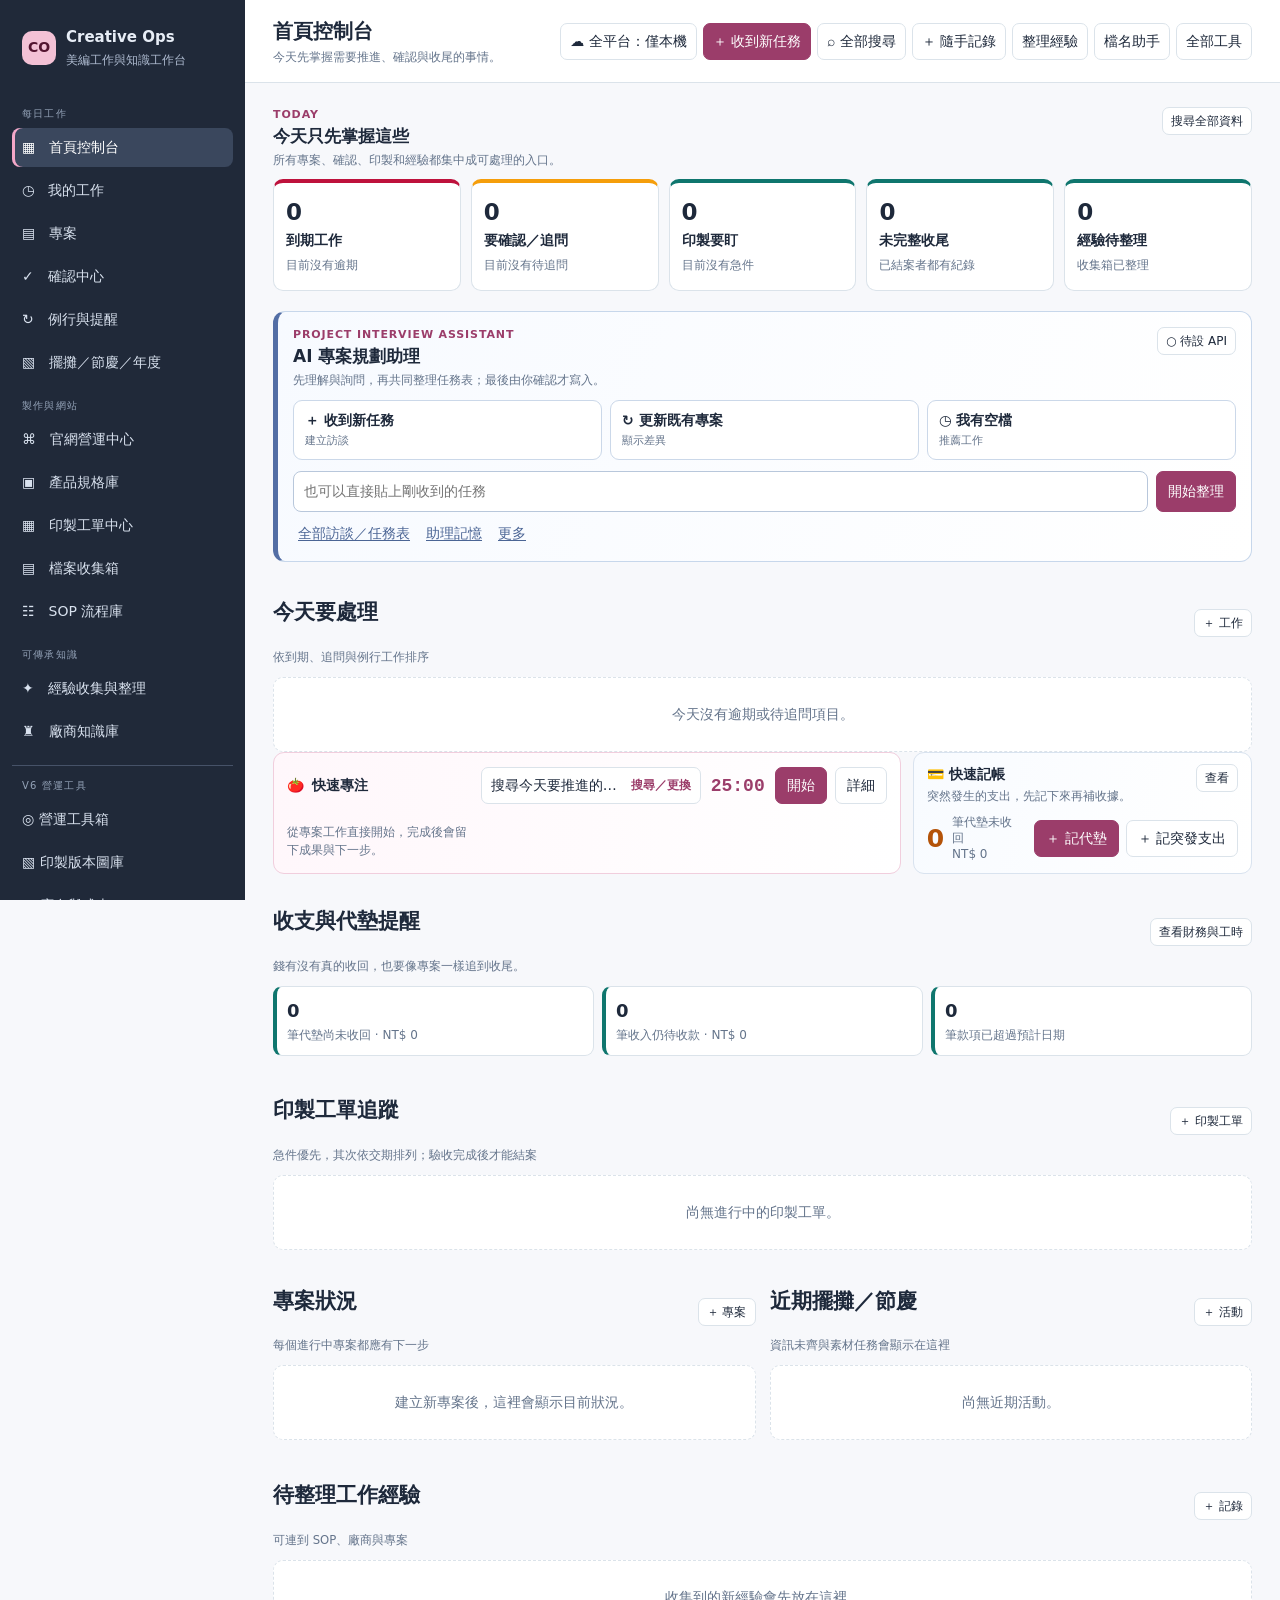
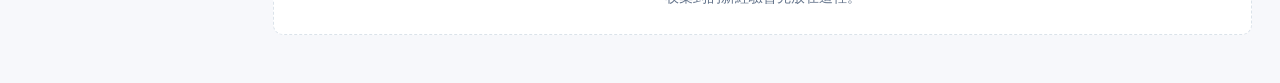
<file: index.html>
<!doctype html>
<html lang="zh-Hant">
<head>
<meta charset="utf-8">
<meta name="viewport" content="width=device-width,initial-scale=1">
<title>美編工作台 V6｜營運整合版</title>
<style>
:root{--ink:#1e293b;--muted:#64748b;--line:#dbe3ea;--paper:#f7f8fb;--panel:#fff;--brand:#9b3d6a;--brand-soft:#fff1f6;--teal:#0f766e;--teal-soft:#ecfdf5;--amber:#b45309;--amber-soft:#fff7ed;--rose:#be123c;--rose-soft:#fff1f2;--blue:#1d4ed8;--blue-soft:#eff6ff;--shadow:0 12px 28px rgba(15,23,42,.08)}
*{box-sizing:border-box}body{margin:0;background:var(--paper);color:var(--ink);font:14px/1.5 "Noto Sans TC","Microsoft JhengHei",system-ui,sans-serif}.shell{min-height:100vh;display:grid;grid-template-columns:245px minmax(0,1fr)}
aside{background:#202939;color:#e7edf6;padding:18px 12px;position:sticky;top:0;height:100vh;overflow:auto}.brand{display:flex;gap:10px;align-items:center;padding:8px 10px 22px}.brand-mark{width:34px;height:34px;display:grid;place-items:center;border-radius:10px;background:#f3c1d5;color:#531530;font-weight:900}.brand strong{display:block;font-size:15px}.brand small{color:#aebbd0}.nav-group{margin:12px 0}.nav-label{font-size:10px;letter-spacing:.12em;color:#94a3b8;padding:0 10px;margin:14px 0 5px}.nav{width:100%;text-align:left;color:#d9e2ef;background:transparent;border:0;border-radius:8px;padding:9px 10px;margin:2px 0;font:inherit;cursor:pointer}.nav:hover,.nav.active{background:#3a475d;color:#fff}.nav.active{box-shadow:inset 3px 0 0 #f4a7c8}.side-actions{border-top:1px solid #465268;margin-top:18px;padding-top:12px}.side-actions button{width:100%;margin:3px 0}
main{min-width:0}.topbar{min-height:72px;padding:16px 28px;display:flex;justify-content:space-between;align-items:center;gap:18px;background:rgba(255,255,255,.92);border-bottom:1px solid var(--line);position:sticky;top:0;z-index:5}.topbar h1{font-size:20px;margin:0}.topbar p{margin:2px 0 0;color:var(--muted);font-size:12px}.top-actions{display:flex;gap:6px;flex-wrap:wrap;justify-content:flex-end}.top-actions .btn{padding:7px 9px}.mobile-nav-toggle,.v6-mobile-more,.v6-mobile-actions-panel{display:none}.content{padding:24px 28px 48px;max-width:1600px;margin:auto}.grid{display:grid;gap:14px}.grid.two{grid-template-columns:repeat(2,minmax(0,1fr))}.grid.three{grid-template-columns:repeat(3,minmax(0,1fr))}.grid.four{grid-template-columns:repeat(4,minmax(0,1fr))}
.card{background:var(--panel);border:1px solid var(--line);border-radius:12px;padding:16px;box-shadow:0 2px 8px rgba(15,23,42,.025)}.card h2,.card h3{margin:0}.card h2{font-size:16px}.card h3{font-size:14px}.section-head{display:flex;align-items:center;gap:10px;justify-content:space-between;margin:22px 0 10px}.section-head:first-child{margin-top:0}.section-head small{color:var(--muted)}.stat{padding:16px;border-radius:12px;border:1px solid var(--line);background:var(--panel)}.stat strong{display:block;font-size:27px;line-height:1.1;margin-bottom:5px}.stat span{font-size:12px;color:var(--muted)}.stat.rose{border-color:#fecdd3;background:var(--rose-soft)}.stat.amber{border-color:#fed7aa;background:var(--amber-soft)}.stat.teal{border-color:#a7f3d0;background:var(--teal-soft)}.stat.blue{border-color:#bfdbfe;background:var(--blue-soft)}
button{font:inherit}.btn{border:1px solid var(--line);background:#fff;color:var(--ink);padding:7px 11px;border-radius:7px;cursor:pointer;white-space:nowrap}.btn:hover{background:#f8fafc}.btn.primary{background:var(--brand);border-color:var(--brand);color:#fff}.btn.primary:hover{background:#7f2853}.btn.ghost{background:transparent}.btn.danger{color:var(--rose);border-color:#fecdd3}.btn.small{padding:4px 8px;font-size:12px}.btn.icon{padding:4px 7px}.row{display:flex;gap:10px;align-items:center;flex-wrap:wrap}.row.between{justify-content:space-between}.list{display:grid;gap:8px}.item{border:1px solid var(--line);border-radius:9px;padding:12px;background:#fff}.item:hover{border-color:#b8c5d5}.clickable{cursor:pointer}.title-line{display:flex;align-items:flex-start;justify-content:space-between;gap:10px}.title-line strong{font-size:14px}.meta{font-size:12px;color:var(--muted);margin-top:4px}.empty{color:var(--muted);text-align:center;padding:26px;border:1px dashed var(--line);border-radius:10px;background:#fff}.tag{display:inline-flex;align-items:center;gap:3px;border-radius:999px;padding:2px 7px;font-size:11px;font-weight:700;background:#eef2f7;color:#475569}.tag.rose{background:#ffe4e6;color:#be123c}.tag.amber{background:#ffedd5;color:#b45309}.tag.teal{background:#d1fae5;color:#047857}.tag.blue{background:#dbeafe;color:#1d4ed8}.tag.brand{background:#fce7f3;color:#9b3d6a}.tag.gray{background:#eef2f7;color:#475569}.tags{display:flex;gap:5px;flex-wrap:wrap;margin-top:7px}.progress{height:6px;border-radius:8px;background:#e8edf3;overflow:hidden;margin-top:8px}.progress i{display:block;height:100%;background:var(--teal)}.attention{border-left:4px solid var(--amber)}.attention.critical{border-left-color:var(--rose)}.attention.ok{border-left-color:var(--teal)}
.table-wrap{overflow:auto;background:#fff;border:1px solid var(--line);border-radius:10px}.table{width:100%;border-collapse:collapse;min-width:680px}.table th{background:#f8fafc;text-align:left;color:#64748b;font-size:11px;letter-spacing:.04em}.table th,.table td{padding:10px 12px;border-bottom:1px solid var(--line);vertical-align:top}.table tr:last-child td{border-bottom:0}.table tr:hover td{background:#fbfdff}.view-tabs{display:flex;gap:7px;flex-wrap:wrap;margin-bottom:14px}.view-tab{background:#fff;border:1px solid var(--line);border-radius:999px;padding:6px 10px;cursor:pointer;font-size:12px}.view-tab.active{background:var(--ink);border-color:var(--ink);color:#fff}.dot{display:inline-block;width:8px;height:8px;border-radius:50%;background:var(--muted);margin-right:4px}.dot.good{background:var(--teal)}.dot.warn{background:#f59e0b}.dot.bad{background:#e11d48}
.modal-backdrop{position:fixed;inset:0;background:rgba(15,23,42,.5);display:none;align-items:center;justify-content:center;padding:20px;z-index:20}.modal-backdrop.open{display:flex}.modal{width:min(760px,100%);max-height:calc(100vh - 40px);overflow:auto;background:#fff;border-radius:14px;box-shadow:var(--shadow);padding:20px}.modal.wide{width:min(1040px,100%)}.modal-head{display:flex;justify-content:space-between;gap:12px;align-items:flex-start;margin-bottom:16px}.modal-head h2{font-size:18px;margin:0}.modal-head p{margin:3px 0 0;color:var(--muted);font-size:12px}.field{margin-bottom:12px}.field label{display:block;color:#475569;font-size:12px;font-weight:700;margin-bottom:5px}.field input,.field textarea,.field select{width:100%;border:1px solid #cbd5e1;border-radius:7px;padding:8px 9px;background:#fff;color:var(--ink);font:inherit}.field textarea{min-height:84px;resize:vertical}.form-grid{display:grid;grid-template-columns:repeat(2,minmax(0,1fr));gap:0 12px}.form-grid .full{grid-column:1/-1}.modal-foot{display:flex;justify-content:flex-end;gap:8px;margin-top:16px;padding-top:14px;border-top:1px solid var(--line)}.checks{display:flex;gap:7px;flex-wrap:wrap}.check{border:1px solid var(--line);border-radius:7px;padding:6px 8px;background:#fff;font-size:12px}.check input{accent-color:var(--brand);margin-right:5px}.html-preview{width:100%;height:350px;border:1px solid var(--line);border-radius:8px;background:#fff}.split{display:grid;grid-template-columns:1fr 1fr;gap:14px}.notice{padding:10px 12px;background:var(--amber-soft);border:1px solid #fed7aa;color:#92400e;border-radius:8px;font-size:12px}.toast{position:fixed;right:20px;bottom:20px;z-index:30;background:#1e293b;color:#fff;border-radius:9px;padding:10px 14px;box-shadow:var(--shadow);transform:translateY(20px);opacity:0;pointer-events:none;transition:.2s}.toast.show,.toast.persist{transform:translateY(0);opacity:1}.hide{display:none!important}
@media(max-width:1000px){.shell{grid-template-columns:1fr}aside{position:sticky;top:0;z-index:15;height:auto;padding:9px 12px;display:flex;gap:8px;align-items:center;flex-wrap:wrap;overflow:visible}.brand{padding:3px 5px}.brand small{display:none}.mobile-nav-toggle{display:inline-flex;margin-left:auto;color:#fff;border-color:#64748b;background:#334155}aside>.nav-group,aside>.side-actions{display:none}aside.mobile-nav-open>.nav-group{display:grid;grid-template-columns:repeat(2,minmax(0,1fr));gap:4px;width:100%;margin:0;padding-top:6px;border-top:1px solid #465268}aside.mobile-nav-open>.side-actions{display:grid;grid-template-columns:repeat(2,minmax(0,1fr));gap:4px;width:100%;margin:0;padding-top:8px}.nav-label{display:block;grid-column:1/-1;margin:6px 0 2px;padding:0 5px}.nav{width:100%;min-width:0;margin:0;padding:8px;text-align:left;white-space:normal}.side-actions button{margin:0}.topbar{position:static;padding:14px 16px}.content{padding:18px 16px}.grid.four{grid-template-columns:repeat(2,minmax(0,1fr))}.grid.three{grid-template-columns:1fr 1fr}}@media(max-width:640px){.topbar{align-items:flex-start;flex-direction:column;gap:10px}.grid.two,.grid.three,.grid.four,.split,.form-grid{grid-template-columns:1fr}.content{padding:14px}.modal{padding:16px}.top-actions{width:100%;display:grid;grid-template-columns:minmax(0,1fr) auto auto;gap:6px;align-items:stretch}.top-actions>.btn{min-width:0}.top-actions>.btn:not(#v6CloudButton):not(#v6IntakeTop):not(#v6MobileMore){display:none}#v6CloudButton{overflow:hidden;text-overflow:ellipsis;font-size:0}#v6CloudButton::after{content:attr(data-mobile-label);font-size:12px}#v6IntakeTop,#v6MobileMore{padding-left:8px;padding-right:8px}.v6-mobile-more{display:block}.v6-mobile-actions-panel{grid-column:1/-1}.v6-mobile-actions-panel.open{display:grid;grid-template-columns:repeat(2,minmax(0,1fr));gap:6px;padding-top:2px}.v6-mobile-actions-panel .btn{width:100%;white-space:normal}.stat strong{font-size:24px}}@media(max-width:380px){aside.mobile-nav-open>.nav-group,aside.mobile-nav-open>.side-actions,.v6-mobile-actions-panel.open{grid-template-columns:1fr}}
</style>
<link rel="stylesheet" href="creative-ops-v6.css">
</head>
<body>
<div class="shell">
<aside id="mainNav">
  <div class="brand"><div class="brand-mark">CO</div><div><strong>Creative Ops</strong><small>美編工作與知識工作台</small></div></div>
  <button class="btn mobile-home-button" id="mobileHomeButton" onclick="app.goHome()">⌂ 首頁</button>
  <button class="btn mobile-nav-toggle" id="mobileNavToggle" onclick="app.toggleMobileNav()" aria-expanded="false" aria-controls="mainNav">☰ 功能選單</button>
  <div class="nav-group"><div class="nav-label">每日工作</div><button class="nav active" data-view="dashboard">▦　首頁控制台</button><button class="nav" data-view="tasks">◷　我的工作</button><button class="nav" data-view="work">▤　專案</button><button class="nav" data-view="confirmations">✓　確認中心</button><button class="nav" onclick="app.openRoutines()">↻　例行與提醒</button><button class="nav" data-view="events">▧　擺攤／節慶／年度</button></div>
  <div class="nav-group"><div class="nav-label">製作與網站</div><button class="nav" data-view="websites">⌘　官網營運中心</button><button class="nav" onclick="productApp.open()">▣　產品規格庫</button><button class="nav" onclick="printApp.open()">▦　印製工單中心</button><button class="nav" data-view="files">▤　檔案收集箱</button><button class="nav" data-view="sops">☷　SOP 流程庫</button></div>
  <div class="nav-group"><div class="nav-label">可傳承知識</div><button class="nav" data-view="knowledge">✦　經驗收集與整理</button><button class="nav" data-view="vendors">♜　廠商知識庫</button></div>
  <div class="side-actions"><button class="btn" onclick="eventSeedApp.createReminders()">↻ 建立近期活動提醒</button><button class="btn" onclick="app.exportData()">↓ 匯出備份</button><button class="btn" onclick="app.openImport()">↑ 匯入資料</button></div>
</aside>
<main>
  <header class="topbar"><div><h1 id="pageTitle">首頁控制台</h1><p id="pageSub">今天先掌握需要推進、確認與收尾的事情。</p></div><div class="top-actions"><button class="btn" id="topCapture" onclick="app.openCapture()">＋ 隨手記錄</button></div></header>
  <section class="content" id="content"></section>
</main>
</div>
<div class="modal-backdrop" id="modalBackdrop"><div class="modal" id="modal"></div></div><div class="toast" id="toast"></div>
<script src="creative-ops-data.js"></script>
<script src="creative-ops-print-seed.js"></script>
<script>
const app=(()=>{
const KEY='creative_ops_v6_data';
const LEGACY_KEYS=['creative_ops_v2_data'];
const SEED=window.CREATIVE_OPS_SEED||{events:[],products:[]};
const today=()=>new Date(Date.now()+8*3600000).toISOString().slice(0,10);
const id=p=>`${p}_${Date.now().toString(36)}${Math.random().toString(36).slice(2,6)}`;
const esc=s=>String(s??'').replace(/[&<>"']/g,c=>({'&':'&amp;','<':'&lt;','>':'&gt;','"':'&quot;',"'":'&#39;'}[c]));
const dateAdd=(date,n)=>{const d=new Date(`${date}T12:00:00`);d.setDate(d.getDate()+n);return d.toISOString().slice(0,10)};
const monthAdd=(date,n)=>{const [y,m,d]=String(date).split('-').map(Number),first=new Date(Date.UTC(y,m-1+n,1)),last=new Date(Date.UTC(first.getUTCFullYear(),first.getUTCMonth()+1,0)).getUTCDate();first.setUTCDate(Math.min(d,last));return first.toISOString().slice(0,10)};
const days=d=>d?Math.round((new Date(`${d}T12:00:00`)-new Date(`${today()}T12:00:00`))/86400000):null;
const fmt=d=>d?`${d.slice(5,7)}/${d.slice(8,10)}`:'未設定';
const defaults=()=>({version:2,updatedAt:new Date().toISOString(),settings:{workspaceName:'Creative Ops',assistantConfig:{autoApplySafe:false,proactiveDaily:true}},projects:[],tasks:[],confirmations:[],routines:[],events:SEED.events.map(x=>({...x})),products:SEED.products.map(x=>({...x})),printRecords:[],printItems:[],printWorkOrders:[],printInspections:[],websites:[{id:'site_a',name:'官網 A',url:'',platform:'可編輯 HTML 區塊',status:'active',note:'長期營運網站，請填入後台與預覽資訊。'},{id:'site_b',name:'官網 B',url:'',platform:'可編輯 HTML 區塊',status:'active',note:'長期營運網站，請填入後台與預覽資訊。'}],websiteChanges:[],vendors:[],knowledge:[],sops:[],files:[],financeRecords:[],attendanceRecords:[],focusSessions:[],assistantMemory:[],assistantRuns:[],assistantSuggestions:[],assistantPlanningSessions:[],deletedSeeds:[],activity:[]});
let db=load(),view='dashboard',lastSaveError='',lastSaveFailureAt=0,modalBusyReason='',modalOperationId=0;
function load(){try{let raw=localStorage.getItem(KEY);if(!raw){for(const oldKey of LEGACY_KEYS){const legacy=localStorage.getItem(oldKey);if(legacy){raw=legacy;localStorage.setItem(KEY,legacy);break}}}const x=JSON.parse(raw);if(x){const d=defaults();Object.keys(d).forEach(k=>x[k]??=d[k]);const gone=new Set(x.deletedSeeds||[]);SEED.events.forEach(e=>{if(gone.has(e.id)||gone.has(e.sourceKey))return;if(!x.events.some(y=>y.sourceKey===e.sourceKey||(y.name===e.name&&y.startDate===e.startDate)))x.events.push({...e})});SEED.products.forEach(p=>{if(gone.has(p.id))return;if(!x.products.some(y=>y.id===p.id))x.products.push({...p})});return x}}catch(e){}return defaults()}
function showToastRaw(msg,duration=2200){const el=document.getElementById('toast'),persistent=duration>=6000;el.textContent=msg;el.classList.add('show');el.classList.toggle('persist',persistent);clearTimeout(toast.t);toast.t=setTimeout(()=>el.classList.remove('show','persist'),duration)}
function save(action='更新資料'){try{if(window.v6BeforeSave)window.v6BeforeSave(db,action);db.updatedAt=new Date().toISOString();db.activity.unshift({id:id('log'),at:new Date().toISOString(),action,updatedAt:new Date().toISOString()});db.activity=db.activity.slice(0,300);localStorage.setItem(KEY,JSON.stringify(db));lastSaveError='';lastSaveFailureAt=0;render();if(window.v6Cloud)window.v6Cloud.scheduleSync(action);return true}catch(e){db=load();lastSaveError='資料未儲存：瀏覽器空間不足或無法寫入。請先匯出 JSON 備份並清理舊快照，再重試。';lastSaveFailureAt=Date.now();render();showToastRaw(lastSaveError,9000);return false}}
function toast(msg,duration=2200){if(lastSaveError&&Date.now()-lastSaveFailureAt<2500&&msg!==lastSaveError){msg=lastSaveError;duration=9000}showToastRaw(msg,duration)}
function project(pid){return db.projects.find(x=>x.id===pid)}function vendor(vid){return db.vendors.find(x=>x.id===vid)}function site(sid){return db.websites.find(x=>x.id===sid)}function sop(sid){return db.sops.find(x=>x.id===sid)}
function tag(text,kind='gray'){return `<span class="tag ${kind}">${esc(text)}</span>`}function statusTag(s){const map={intake:['收件匣','gray'],planning:['初步企劃','brand'],detail:['細化中','amber'],active:['執行中','teal'],waiting:['等待中','amber'],closed:['已結案','gray'],pending:['待確認','amber'],asked:['等回覆','rose'],confirmed:['已確認','teal'],changed:['有變更','brand'],inbox:['待整理','amber'],sorted:['已整理','teal'],draft:['草稿','gray'],standard:['正式 SOP','teal'],verified:['已驗證','blue'],published:['已發布','teal'],review:['待預覽','amber'],blocked:['卡住','rose']};const m=map[s]||[s,'gray'];return tag(m[0],m[1])}
function stageOrder(x){return ['intake','planning','detail','active','waiting','closed'].indexOf(x)}
let modalInitialState=null,modalViewId=0,modalTransitionActive=false,modalCallbackTimers=new Set();
function modalFormState(){const box=document.getElementById('modal');if(!box)return'';return JSON.stringify([...box.querySelectorAll('input,textarea,select')].filter(el=>!el.hasAttribute('data-modal-ephemeral')).map((el,index)=>({key:el.id||el.name||index,type:el.type||el.tagName,value:el.type==='file'?[...el.files].map(f=>`${f.name}:${f.size}:${f.lastModified}`).join('|'):el.value,checked:'checked'in el?el.checked:null})))}
function modalHasUnsavedChanges(){return document.getElementById('modalBackdrop').classList.contains('open')&&modalInitialState!==null&&modalFormState()!==modalInitialState}
function setModalBusy(reason=''){const box=document.getElementById('modal'),busy=Boolean(reason);modalBusyReason=busy?String(reason):'';if(busy)modalOperationId++;if(box){box.setAttribute('aria-busy',String(busy));box.querySelectorAll('button,input,textarea,select').forEach(el=>{if(busy){if(!el.hasAttribute('data-modal-was-disabled'))el.setAttribute('data-modal-was-disabled',el.disabled?'1':'0');el.disabled=true}else if(el.hasAttribute('data-modal-was-disabled')){el.disabled=el.getAttribute('data-modal-was-disabled')==='1';el.removeAttribute('data-modal-was-disabled')}})}return modalOperationId}
function clearModalCallbacks(){modalCallbackTimers.forEach(timer=>clearTimeout(timer));modalCallbackTimers.clear()}
function scheduleModalCallback(callback,delay=0){const viewId=modalViewId,timer=setTimeout(()=>{modalCallbackTimers.delete(timer);if(viewId!==modalViewId||!document.getElementById('modalBackdrop').classList.contains('open'))return;callback()},delay);modalCallbackTimers.add(timer);return timer}
function mountModal(title,sub,body,wide=false){if(modalBusyReason){toast(modalBusyReason,6500);return false}clearModalCallbacks();modalViewId++;modalInitialState=null;document.getElementById('modal').className=`modal${wide?' wide':''}`;document.getElementById('modal').innerHTML=`<div class="modal-head"><div><h2>${title}</h2><p>${sub||''}</p></div><button class="btn icon" onclick="app.requestCloseModal()">✕</button></div>${body}`;document.getElementById('modalBackdrop').classList.add('open');scheduleModalCallback(()=>{modalInitialState=modalFormState()},0);return true}
function modal(title,sub,body,wide=false){const open=document.getElementById('modalBackdrop').classList.contains('open');if(open&&!modalTransitionActive)return requestModalTransition(()=>mountModal(title,sub,body,wide));return mountModal(title,sub,body,wide)}
function closeModal(force=false){if(modalBusyReason&&!force){toast(modalBusyReason,6500);return false}if(lastSaveError&&Date.now()-lastSaveFailureAt<2500){showToastRaw(lastSaveError,9000);return false}clearModalCallbacks();modalViewId++;document.getElementById('modalBackdrop').classList.remove('open');modalInitialState=null;return true}
function requestModalTransition(nextAction=null,options={}){if(modalBusyReason){toast(modalBusyReason,6500);return false}const message=options.message||'這張表單有尚未儲存的內容。\n按「確定」放棄變更；按「取消」繼續編輯。';if(modalHasUnsavedChanges()&&!confirm(message))return false;if(typeof nextAction!=='function')return closeModal();clearModalCallbacks();modalTransitionActive=true;try{return nextAction()!==false}finally{modalTransitionActive=false}}
function requestCloseModal(){return requestModalTransition()}
function lastSaveFailed(){if(!lastSaveError)return false;if(Date.now()-lastSaveFailureAt<2500)return true;try{const raw=localStorage.getItem(KEY);localStorage.setItem(KEY,raw||JSON.stringify(db));lastSaveError='';lastSaveFailureAt=0;return false}catch(e){return true}}
function isModalBusy(){return Boolean(modalBusyReason)}
function isModalInstance(operationId){return Boolean(modalBusyReason)&&Number(operationId)===modalOperationId&&document.getElementById('modalBackdrop').classList.contains('open')}
function toggleMobileNav(force){const aside=document.getElementById('mainNav'),button=document.getElementById('mobileNavToggle');if(!aside||!button)return;const open=typeof force==='boolean'?force:!aside.classList.contains('mobile-nav-open');aside.classList.toggle('mobile-nav-open',open);button.setAttribute('aria-expanded',String(open));button.textContent=open?'✕ 收起選單':'☰ 功能選單'}
function goHome(){const home=document.querySelector('.nav[data-view="dashboard"]');if(home)home.click()}
const backdropEl=document.getElementById('modalBackdrop');let backdropDown=false;backdropEl.addEventListener('mousedown',e=>{backdropDown=(e.target===backdropEl)});backdropEl.addEventListener('mouseup',e=>{if(backdropDown&&e.target===backdropEl)requestModalTransition();backdropDown=false});document.addEventListener('click',e=>{const button=e.target.closest('#modal [onclick="app.closeModal()"]');if(!button)return;e.preventDefault();e.stopImmediatePropagation();requestModalTransition()},true);document.addEventListener('keydown',e=>{if(e.key!=='Escape')return;const lightbox=document.getElementById('v6Lightbox');if(lightbox&&lightbox.classList.contains('open')){e.preventDefault();e.stopImmediatePropagation();if(window.v6App&&v6App.closeLightbox)v6App.closeLightbox();return}if(backdropEl.classList.contains('open')){e.preventDefault();requestModalTransition()}});window.addEventListener('beforeunload',e=>{if(!modalHasUnsavedChanges())return;e.preventDefault();e.returnValue=''})
function openView(next){view=next;render();toggleMobileNav(false)}
document.querySelectorAll('.nav[data-view]').forEach(b=>b.onclick=()=>openView(b.dataset.view));document.getElementById('mainNav').addEventListener('click',e=>{if(window.innerWidth<=1000&&e.target.closest('.nav')&&!e.target.closest('.nav[data-view]'))setTimeout(()=>toggleMobileNav(false),0)});
function nav(){document.querySelectorAll('.nav').forEach(x=>x.classList.toggle('active',x.dataset.view===view));const meta={dashboard:['首頁控制台','今天先掌握需要推進、確認與收尾的事情。'],tasks:['我的工作','今天、本週、未排期與等待中的工作都集中在這裡。'],work:['專案','新任務先分級，再逐步形成可執行的專案。'],confirmations:['確認中心','所有等待回覆與需要追問的事項集中管理。'],events:['擺攤／節慶／年度','活動資訊、素材規格與倒數任務都由資料管理。'],websites:['官網營運中心','網站是持續營運主線；每次改版則是可追蹤的變更專案。'],files:['檔案收集箱','先收好、再分類，留住原檔、輸出檔與最終版本。'],sops:['SOP 流程庫','只收納可重複使用的正式流程，原始經驗保留來源。'],knowledge:['經驗收集與整理','把踩雷、注意事項、決策與發現整理成可連結的知識。'],vendors:['廠商知識庫','找得到誰能做、多久能做、急件找誰與曾經踩過的坑。']};document.getElementById('pageTitle').textContent=meta[view][0];document.getElementById('pageSub').textContent=meta[view][1]}
function relatedKnowledge({projectId='',vendorIds=[],sopId=''}){const ids=new Set(vendorIds);return db.knowledge.filter(k=>k.status!=='archived'&&((projectId&&k.links?.projectIds?.includes(projectId))||(sopId&&k.links?.sopIds?.includes(sopId))||(k.links?.vendorIds||[]).some(x=>ids.has(x)))).sort((a,b)=>(b.priority||0)-(a.priority||0))}
function projectTasks(pid){return db.tasks.filter(t=>t.projectId===pid)}function openTasks(){return db.tasks.filter(t=>t.status!=='done')}
function moreRow(count,action){return count>0?`<div class="list-more">另有 ${count} 件 <button class="btn small" onclick="${action}">查看全部</button></div>`:''}
function workflowCurrentTask(t){const p=project(t.projectId);return Boolean(t.status!=='done'&&t.workflowGenerated&&p?.workflow?.activeRecord?.collection==='tasks'&&p.workflow.activeRecord.id===t.id)}
function dashboard(){const taskDue=openTasks().filter(t=>(t.dueDate&&days(t.dueDate)<=0)||workflowCurrentTask(t));const conf=db.confirmations.filter(c=>!['confirmed','cancelled'].includes(c.status));const follow=conf.filter(c=>c.nextFollowup&&days(c.nextFollowup)<=0);const routines=db.routines.filter(r=>r.active&&r.nextDate&&days(r.nextDate)<=0);const printActive=(db.printWorkOrders||[]).filter(w=>w.status!=='closed');const printFocus=printActive.sort((a,b)=>(a.kind==='urgent'?-1:1)-(b.kind==='urgent'?-1:1)||String(a.dueDate||'9999').localeCompare(String(b.dueDate||'9999'))).slice(0,6);const allItems=[...taskDue.map(x=>({type:'task',x,score:x.dueDate?days(x.dueDate):0})),...follow.map(x=>({type:'confirmation',x,score:days(x.nextFollowup)})),...routines.map(x=>({type:'routine',x,score:days(x.nextDate)}))].sort((a,b)=>a.score-b.score);const items=allItems.slice(0,9);const allProjects=db.projects.filter(p=>p.stage!=='closed').sort((a,b)=>stageOrder(a.stage)-stageOrder(b.stage));const shownProjects=allProjects.slice(0,6);const allEvents=db.events.filter(e=>(e.endDate||e.startDate)>=today()).sort((a,b)=>a.startDate.localeCompare(b.startDate));const shownEvents=allEvents.slice(0,5);const allKnowledge=db.knowledge.filter(k=>k.status==='inbox');const shownKnowledge=allKnowledge.slice(0,5);
return `<section id="dashboardTodayTasks"><div class="section-head"><div><h2>今天要處理</h2><small>依到期、追問與例行工作排序</small></div><button class="btn small" onclick="app.openTask()">＋ 工作</button></div><div class="list">${items.length?items.map(i=>attentionRow(i)).join(''):'<div class="empty">今天沒有逾期或待追問項目。</div>'}${moreRow(allItems.length-items.length,"app.openView('tasks')")}</div></section>
<div class="section-head"><div><h2>印製工單追蹤</h2><small>急件優先，其次依交期排列；驗收完成後才能結案</small></div><button class="btn small" onclick="printApp.openOrder()">＋ 印製工單</button></div><div class="list" style="margin-bottom:18px">${printFocus.length?printFocus.map(w=>`<div class="item clickable ${w.kind==='urgent'?'attention critical':''}" onclick="printApp.openOrder('${w.id}')"><div class="title-line"><div><strong>${esc(w.title||'未命名工單')}</strong><div class="tags">${tag(w.kind==='urgent'?'急件':'日常',w.kind==='urgent'?'rose':'teal')}${tag({intake:'需求待整理',spec:'規格確認',quote:'詢價／發包',proof:'校稿確認',ordered:'已送印',printing:'印製中',inspection:'等待驗收',blocked:'卡住'}[w.status]||w.status||'需求待整理','gray')}</div><div class="meta">${esc([w.vendor,w.dueDate?'交期 '+w.dueDate:''].filter(Boolean).join(' · '))}</div></div><span>›</span></div></div>`).join(''):'<div class="empty">尚無進行中的印製工單。</div>'}</div>
<div class="grid two"><div><div class="section-head"><div><h2>專案狀況</h2><small>每個進行中專案都應有下一步</small></div><button class="btn small" onclick="app.openProject()">＋ 專案</button></div><div class="list">${shownProjects.map(projectRow).join('')||'<div class="empty">建立新專案後，這裡會顯示目前狀況。</div>'}${moreRow(allProjects.length-shownProjects.length,"app.openView('work')")}</div></div><div><div class="section-head"><div><h2>近期擺攤／節慶</h2><small>資訊未齊與素材任務會顯示在這裡</small></div><button class="btn small" onclick="app.openEvent()">＋ 活動</button></div><div class="list">${shownEvents.map(eventRow).join('')||'<div class="empty">尚無近期活動。</div>'}${moreRow(allEvents.length-shownEvents.length,"app.openView('events')")}</div></div></div>
<div class="section-head"><div><h2>待整理工作經驗</h2><small>可連到 SOP、廠商與專案</small></div><button class="btn small" onclick="app.openKnowledge()">＋ 記錄</button></div><div class="list">${shownKnowledge.map(knowledgeRow).join('')||'<div class="empty">收集到的新經驗會先放在這裡。</div>'}${moreRow(allKnowledge.length-shownKnowledge.length,"app.openView('knowledge')")}</div>`}
function attentionRow(i){let name='',sub='',action='';if(i.type==='task'){name=i.x.name;sub=`${project(i.x.projectId)?.name||'未連結專案'} · ${i.x.dueDate?fmt(i.x.dueDate):'未設定日期'}`;action=`<button class="btn small" onclick="app.toggleTask('${i.x.id}')">完成</button>`}if(i.type==='confirmation'){name=`確認：${i.x.question}`;sub=`等 ${i.x.person||'未指定'} · ${project(i.x.projectId)?.name||'未連結專案'}`;action=`<button class="btn small" onclick="app.openConfirmation('${i.x.id}')">處理</button>`}if(i.type==='routine'){name=`例行：${i.x.name}`;sub=`本次應於 ${fmt(i.x.nextDate)} 執行`;action=`<button class="btn small" onclick="app.completeRoutine('${i.x.id}')">完成</button>`}const critical=i.score<0?'critical':i.score===0?'attention':'';return `<div class="item attention ${critical}"><div class="title-line"><div><strong>${esc(name)}</strong><div class="meta">${esc(sub)}</div></div>${action}</div></div>`}
function projectRow(p){const tasks=projectTasks(p.id),workflow=p.workflow&&Array.isArray(p.workflow.steps)?p.workflow:null,done=workflow?(workflow.history||[]).length:tasks.filter(t=>t.status==='done').length,total=workflow?workflow.steps.length:tasks.length,next=p.nextAction||tasks.find(t=>t.status!=='done')?.name||'尚未設定下一步';return `<div class="item clickable" onclick="app.openProject('${p.id}')"><div class="title-line"><div><strong>${esc(p.name)}</strong><div class="tags">${statusTag(p.stage)}${p.dueDate?tag(`截止 ${fmt(p.dueDate)}`,days(p.dueDate)<=3?'rose':'gray'):''}${workflow?tag(`流程 ${done}/${total}`,'brand'):''}</div><div class="meta">下一步：${esc(next)}</div></div><span>›</span></div>${total?`<div class="progress"><i style="width:${Math.round(done/total*100)}%"></i></div>`:''}</div>`}
function eventRow(e){const missing=[];if(!e.place)missing.push('地點');if(!e.startDate)missing.push('日期');const tasks=db.tasks.filter(t=>t.eventId===e.id&&t.status!=='done');return `<div class="item clickable" onclick="app.openEvent('${e.id}')"><div class="title-line"><div><strong>${esc(e.name)}</strong><div class="tags">${tag(e.type==='booth'?'擺攤':e.type==='festival'?'節慶':'年度計畫','brand')}${missing.length?tag(`缺 ${missing.join('、')}`,'rose'):tag(`${tasks.length} 項未完成`,'teal')}</div><div class="meta">${fmt(e.startDate)}${e.endDate&&e.endDate!==e.startDate?' – '+fmt(e.endDate):''}${e.place?' · '+esc(e.place):''}</div></div><span>›</span></div></div>`}
function knowledgeRow(k){return `<div class="item clickable" onclick="app.openKnowledge('${k.id}')"><strong>${esc(k.title||k.text.slice(0,32))}</strong><div class="meta">${esc(k.text.slice(0,70))}</div><div class="tags">${statusTag(k.status)}${(k.tags||[]).slice(0,3).map(x=>tag('#'+x,'brand')).join('')}</div></div>`}
const taskViewState={filter:'today',query:''};
function taskIsWaiting(t){return t.status!=='done'&&(t.phase==='review'||Boolean(t.projectId&&db.confirmations.some(c=>c.projectId===t.projectId&&!['confirmed','cancelled'].includes(c.status))))}
function taskInView(t,filter){if(filter==='done')return t.status==='done';if(t.status==='done')return false;if(filter==='today')return Boolean((t.dueDate&&days(t.dueDate)<=0)||workflowCurrentTask(t));if(filter==='week')return Boolean(t.dueDate&&days(t.dueDate)>0&&days(t.dueDate)<=7);if(filter==='unscheduled')return !t.dueDate&&!workflowCurrentTask(t);if(filter==='waiting')return taskIsWaiting(t);return true}
function taskDueLabel(t){if(t.status==='done')return t.completedAt?`完成於 ${fmt(t.completedAt.slice(0,10))}`:'已完成';if(workflowCurrentTask(t)&&!t.dueDate)return'目前這一步';if(!t.dueDate)return'未排期';const diff=days(t.dueDate);if(diff<0)return`⚠ 已逾期 ${Math.abs(diff)} 天`;if(diff===0)return'今天到期';return`${fmt(t.dueDate)} 到期`}
function taskListRow(t){const p=project(t.projectId),waiting=taskIsWaiting(t),overdue=t.status!=='done'&&t.dueDate&&days(t.dueDate)<0;return `<div class="item clickable ${overdue?'attention critical':''}" onclick="app.openTask('','${t.id}')"><div class="title-line"><div><strong>${esc(t.name)}</strong><div class="meta">${esc(p?.name||'未連結專案')} · ${esc(taskDueLabel(t))}</div><div class="tags">${tag(t.status==='done'?'已完成':waiting?'等別人':'未完成',t.status==='done'?'teal':waiting?'amber':'blue')}${tag({make:'製作',review:'確認',publish:'發布／交付',closeout:'收尾／留存'}[t.phase]||t.phase||'製作','gray')}</div></div><span>›</span></div></div>`}
function tasksView(){const filters=[['today','今天'],['week','本週'],['unscheduled','未排期'],['waiting','等別人'],['done','已完成']],q=taskViewState.query.toLowerCase();let rows=db.tasks.filter(t=>taskInView(t,taskViewState.filter));if(q)rows=rows.filter(t=>(t.name+' '+(project(t.projectId)?.name||'')).toLowerCase().includes(q));rows.sort((a,b)=>taskViewState.filter==='done'?String(b.completedAt||b.updatedAt||b.createdAt||'').localeCompare(String(a.completedAt||a.updatedAt||a.createdAt||'')):String(a.dueDate||'9999').localeCompare(String(b.dueDate||'9999')));return `<div class="section-head"><div><h2>我的工作</h2><small>不用先記得屬於哪個專案，也能直接找到下一件事。</small></div><button class="btn primary" onclick="app.openTask()">＋ 新增工作</button></div><div class="task-list-toolbar"><div class="view-tabs">${filters.map(([key,label])=>`<button class="view-tab ${taskViewState.filter===key?'active':''}" onclick="app.setTaskFilter('${key}')">${label} ${db.tasks.filter(t=>taskInView(t,key)).length}</button>`).join('')}</div><input class="v6-search" id="taskSearch" value="${esc(taskViewState.query)}" placeholder="搜尋工作或專案名稱" oninput="app.setTaskSearch(this.value)"></div><div class="list">${rows.map(taskListRow).join('')||`<div class="empty">這個分類目前沒有工作。<div style="margin-top:10px"><button class="btn primary" onclick="app.openTask()">＋ 新增工作</button></div></div>`}</div>`}
function setTaskFilter(filter){taskViewState.filter=filter;render()}
function setTaskSearch(query){taskViewState.query=query;render();requestAnimationFrame(()=>{const input=document.getElementById('taskSearch');if(input){input.focus();input.setSelectionRange(input.value.length,input.value.length)}})}
function work(){const stages=['intake','planning','detail','active','waiting','closed'];return `<div class="section-head"><div><h2>從收件到收尾的工作流程</h2><small>構想可以先留在收件匣；確認方向後再進入細化。</small></div><div class="row"><button class="btn" onclick="app.openCapture()">＋ 收件</button><button class="btn primary" onclick="app.openProject()">＋ 專案</button></div></div><div class="view-tabs">${stages.map(s=>`<button class="view-tab ${work.filter===s?'active':''}" onclick="app.setWorkFilter('${s}')">${statusTag(s)} ${db.projects.filter(p=>p.stage===s).length}</button>`).join('')}<button class="view-tab ${work.filter==='all'?'active':''}" onclick="app.setWorkFilter('all')">全部</button></div><div class="list">${db.projects.filter(p=>work.filter==='all'||p.stage===work.filter).sort((a,b)=>a.dueDate?.localeCompare(b.dueDate||'9999')||0).map(projectRow).join('')||'<div class="empty">這個階段尚無專案。</div>'}</div>`}work.filter='all';
function confirmations(){const list=[...db.confirmations].sort((a,b)=>({asked:0,pending:1,changed:2,confirmed:3}[a.status]??9)-({asked:0,pending:1,changed:2,confirmed:3}[b.status]??9));return `<div class="section-head"><div><h2>確認中心</h2><small>每件確認都知道：問什麼、問誰、卡住什麼、何時要追問。</small></div><button class="btn primary" onclick="app.openConfirmation()">＋ 新確認</button></div><div class="table-wrap"><table class="table"><thead><tr><th>確認事項</th><th>對象／專案</th><th>狀態與追問</th><th>操作</th></tr></thead><tbody>${list.map(c=>`<tr><td><strong>${esc(c.question)}</strong><div class="meta">${esc(c.result||'尚未記錄結果')}</div></td><td>${esc(c.person||'未指定')}<div class="meta">${esc(project(c.projectId)?.name||'未連結專案')}</div></td><td>${statusTag(c.status)}<div class="meta">${c.nextFollowup?'下次追問 '+fmt(c.nextFollowup):'未設追問日'}</div></td><td><button class="btn small" onclick="app.openConfirmation('${c.id}')">處理</button></td></tr>`).join('')||'<tr><td colspan="4"><div class="empty">暫無確認事項。</div></td></tr>'}</tbody></table></div>`}
function events(){return `<div class="section-head"><div><h2>擺攤、節慶與年度計畫</h2><small>活動資料改一次，對應素材與倒數工作會一起追蹤。</small></div><button class="btn primary" onclick="app.openEvent()">＋ 新活動</button></div><div class="grid three">${db.events.sort((a,b)=>a.startDate.localeCompare(b.startDate)).map(e=>`<div class="card clickable" onclick="app.openEvent('${e.id}')"><div class="title-line"><h3>${esc(e.name)}</h3>${tag(e.type==='booth'?'擺攤':e.type==='festival'?'節慶':'計畫','brand')}</div><div class="meta">${fmt(e.startDate)}${e.endDate?' – '+fmt(e.endDate):''}</div><div class="meta">${e.place?'📍 '+esc(e.place):'⚠ 尚未填地點'}</div><div class="tags">${db.tasks.filter(t=>t.eventId===e.id&&t.status!=='done').length?tag(`${db.tasks.filter(t=>t.eventId===e.id&&t.status!=='done').length} 項素材／任務`,'amber'):tag('任務已完成','teal')}</div></div>`).join('')||'<div class="empty">先建立擺攤、節慶或年度活動，並設定素材倒數工作。</div>'}</div>`}
function websites(){return `<div class="section-head"><div><h2>兩站長期營運＋每次改版追蹤</h2><small>網站本身是持續專案；每次內容更新、Banner、修正則各自記錄版本。</small></div><div class="row"><button class="btn" onclick="app.openWebsite()">設定網站</button><button class="btn primary" onclick="app.openWebChange()">＋ 網站改版</button></div></div><div class="grid two">${db.websites.map(s=>websiteCard(s)).join('')}</div><div class="section-head"><div><h2>最近網站改版</h2><small>同一改版可分別追蹤官網 A、官網 B 的不同進度。</small></div></div><div class="list">${db.websiteChanges.sort((a,b)=>b.updatedAt.localeCompare(a.updatedAt)).map(changeRow).join('')||'<div class="empty">建立第一筆網站改版後，HTML 草稿、預覽與版本都會留在這裡。</div>'}</div>`}
function websiteCard(s){const changes=db.websiteChanges.filter(c=>c.targets.some(t=>t.websiteId===s.id)&&!c.targets.every(t=>t.status==='published'));return `<div class="card clickable" onclick="app.openWebsite('${s.id}')"><div class="title-line"><div><h2>${esc(s.name)}</h2><div class="meta">${esc(s.platform||'未設定平台')}</div></div><span class="dot ${s.status==='active'?'good':'warn'}"></span></div><div class="meta">${s.url?esc(s.url):'尚未設定正式網址'}</div><div class="tags">${tag(`${changes.length} 筆進行中改版`,changes.length?'amber':'teal')}${s.note?tag('有營運備註','gray'):''}</div></div>`}
function changeRow(c){const states=c.targets.map(t=>`${site(t.websiteId)?.name||'網站'}：${{draft:'草稿',review:'待預覽',published:'已發布',blocked:'卡住'}[t.status]||t.status}`).join(' · ');return `<div class="item clickable" onclick="app.openWebChange('${c.id}')"><div class="title-line"><div><strong>${esc(c.title)} <span class="meta">v${c.version||1}</span></strong><div class="meta">${esc(states)}</div><div class="tags">${tag(c.type,'blue')}${c.projectId?tag(project(c.projectId)?.name||'關聯專案','brand'):''}</div></div><span>›</span></div></div>`}
function files(){return `<div class="section-head"><div><h2>檔案收集箱</h2><small>找不到歸屬時先收進來；最終檔、版本與位置不能靠記憶。</small></div><button class="btn primary" onclick="app.openFile()">＋ 記錄檔案</button></div><div class="table-wrap"><table class="table"><thead><tr><th>檔案／版本</th><th>位置／關聯</th><th>狀態</th><th></th></tr></thead><tbody>${db.files.map(f=>`<tr><td><strong>${esc(f.name)}</strong><div class="meta">${esc(f.kind||'未分類')} ${f.version?'· '+esc(f.version):''}</div></td><td>${esc(f.path||'尚未填位置')}<div class="meta">${esc(project(f.projectId)?.name||'未連結專案')}</div></td><td>${statusTag(f.status||'inbox')}</td><td><button class="btn small" onclick="app.openFile('${f.id}')">編輯</button></td></tr>`).join('')||'<tr><td colspan="4"><div class="empty">尚無檔案紀錄。</div></td></tr>'}</tbody></table></div>`}
function sops(){return `<div class="section-head"><div><h2>正式 SOP 流程庫</h2><small>收集箱的原始經驗整理後才進入這裡；每份 SOP 可保留版本與來源。</small></div><button class="btn primary" onclick="app.openSop()">＋ 新 SOP</button></div><div class="grid three">${db.sops.map(s=>`<div class="card clickable" onclick="app.openSop('${s.id}')"><div class="title-line"><h3>${esc(s.title)}</h3>${statusTag(s.status||'draft')}</div><div class="meta">v${s.version||1} · ${esc(s.when||'未填使用情境')}</div><div class="tags">${(s.tags||[]).map(x=>tag('#'+x,'brand')).join('')}${tag(`${(s.steps||[]).length} 個步驟`,'gray')}</div></div>`).join('')||'<div class="empty">尚無正式 SOP；先從經驗收集箱整理出第一份。</div>'}</div>`}
function knowledge(){return `<div class="section-head"><div><h2>經驗收集箱與雙向整理</h2><small>一筆經驗可同時連到廠商、SOP 與專案，不複製成三份。</small></div><button class="btn primary" onclick="app.openKnowledge()">＋ 隨手記錄</button></div><div class="view-tabs"><button class="view-tab ${knowledge.filter==='inbox'?'active':''}" onclick="app.setKnowledgeFilter('inbox')">待整理 ${db.knowledge.filter(k=>k.status==='inbox').length}</button><button class="view-tab ${knowledge.filter==='all'?'active':''}" onclick="app.setKnowledgeFilter('all')">全部</button></div><div class="grid two">${db.knowledge.filter(k=>knowledge.filter==='all'||k.status==='inbox').map(knowledgeCard).join('')||'<div class="empty">目前沒有待整理經驗。</div>'}</div>`}knowledge.filter='inbox';
function knowledgeCard(k){const v=(k.links?.vendorIds||[]).map(x=>vendor(x)?.name).filter(Boolean),p=(k.links?.projectIds||[]).map(x=>project(x)?.name).filter(Boolean),s=(k.links?.sopIds||[]).map(x=>sop(x)?.title).filter(Boolean);return `<div class="card clickable" onclick="app.openKnowledge('${k.id}')"><div class="title-line"><h3>${esc(k.title||k.text.slice(0,38))}</h3>${statusTag(k.status)}</div><p class="meta" style="font-size:13px;color:var(--ink)">${esc(k.text)}</p><div class="tags">${(k.tags||[]).map(x=>tag('#'+x,'brand')).join('')}${v.map(x=>tag('廠商：'+x,'blue')).join('')}${p.map(x=>tag('專案：'+x,'teal')).join('')}${s.map(x=>tag('SOP：'+x,'amber')).join('')}</div></div>`}
function vendors(){return `<div class="section-head"><div><h2>廠商能力與實務經驗</h2><small>記錄可接項目、一般／急件工作天與團隊踩過的坑。</small></div><button class="btn primary" onclick="app.openVendor()">＋ 新廠商</button></div><div class="grid three">${db.vendors.map(v=>`<div class="card clickable" onclick="app.openVendor('${v.id}')"><div class="title-line"><h3>${esc(v.name)}</h3>${v.urgentDays?tag(`急件 ${v.urgentDays} 天`,'rose'):''}</div><div class="meta">一般 ${v.normalDays||'?'} 工作天 · ${esc(v.contact||'未填聯絡人')}</div><div class="tags">${(v.capabilities||[]).map(x=>tag(x,'blue')).join('')}${relatedKnowledge({vendorIds:[v.id]}).length?tag(`${relatedKnowledge({vendorIds:[v.id]}).length} 筆相關經驗`,'amber'):''}</div></div>`).join('')||'<div class="empty">先建立常用廠商，之後選廠商時就會自動帶出注意事項。</div>'}</div>`}
function render(){nav();const views={dashboard,tasks:tasksView,work,confirmations,events,websites,files,sops,knowledge,vendors};document.getElementById('content').innerHTML=views[view]()}
function options(arr,current=''){return arr.map(x=>`<option value="${x.id}" ${x.id===current?'selected':''}>${esc(x.name||x.title)}</option>`).join('')}
function checks(name,arr,selected=[]){return `<div class="checks">${arr.map(x=>`<label class="check"><input type="checkbox" name="${name}" value="${x.id}" ${selected.includes(x.id)?'checked':''}>${esc(x.name||x.title)}</label>`).join('')||'<span class="meta">尚無可選資料</span>'}</div>`}
function values(name){return [...document.querySelectorAll(`input[name="${name}"]:checked`)].map(x=>x.value)}
function openCapture(){modal('隨手記錄','先記下來，之後再決定它屬於哪個專案。',`<div class="field"><label>記錄內容 *</label><textarea id="capText" placeholder="例如：明天確認中秋 Banner 文案，或記下某印刷廠紅色容易偏暗"></textarea></div><div class="form-grid"><div class="field"><label>這是什麼</label><select id="capType"><option value="task">要做的事（會進待辦並提醒）</option><option value="knowledge">想記下來的經驗（稍後整理）</option></select></div><div class="field"><label>日期（選填）</label><input id="capDate" type="date"><div class="row capture-date-shortcuts"><button class="btn small" type="button" onclick="app.setCaptureDate('today')">今天</button><button class="btn small" type="button" onclick="app.setCaptureDate('tomorrow')">明天</button><button class="btn small" type="button" onclick="app.setCaptureDate('week')">本週</button></div></div><div class="field full"><label>Tag（逗號分隔；經驗使用）</label><input id="capTags" placeholder="印刷, DM, 色彩"></div></div><div class="modal-foot"><button class="btn" onclick="app.closeModal()">取消</button><button class="btn primary" onclick="app.saveCapture()">儲存</button></div>`)}
function setCaptureDate(mode){let date=today();if(mode==='tomorrow')date=dateAdd(date,1);if(mode==='week'){const weekday=new Date(`${date}T12:00:00`).getDay();date=dateAdd(date,(7-weekday)%7)}document.getElementById('capDate').value=date}
function captureDueText(date){if(!date)return'未排日期';const diff=days(date);return diff===0?'今天到期':diff===1?'明天到期':`${fmt(date)} 到期`}
function saveCapture(){const text=document.getElementById('capText').value.trim();if(!text)return toast('請先輸入內容');const tags=document.getElementById('capTags').value.split(',').map(x=>x.trim()).filter(Boolean),type=document.getElementById('capType').value,dueDate=document.getElementById('capDate').value,stamp=new Date().toISOString();if(type==='knowledge'){db.knowledge.unshift({id:id('know'),title:text.slice(0,36),text,tags,status:'inbox',priority:1,reliability:'single',links:{vendorIds:[],projectIds:[],sopIds:[]},createdAt:stamp,updatedAt:stamp});save('新增工作經驗');closeModal();toast('已收進經驗收集箱。')}else{db.tasks.unshift({id:id('task'),name:text.slice(0,80),dueDate,status:'open',phase:'make',projectId:'',eventId:'',createdAt:stamp,updatedAt:stamp});save('從隨手記錄新增待辦');closeModal();toast(`已加入待辦，${captureDueText(dueDate)}。`)}}
function openProject(pid=''){const p=pid?project(pid):null;const tasks=p?projectTasks(p.id):[],kn=p?relatedKnowledge({projectId:p.id,vendorIds:p.vendorIds||[]}):[];modal(p?'專案工作頁':'新增專案',p?'專案摘要、下一步、確認與知識會集中在這裡。':'新任務先分級，方向清楚後再細化。',`<input id="projectId" type="hidden" value="${p?.id||''}"><div class="form-grid"><div class="field"><label>專案名稱 *</label><input id="projectName" value="${esc(p?.name||'')}" placeholder="例：中秋節擺攤宣傳"></div><div class="field"><label>目前階段</label><select id="projectStage">${['intake','planning','detail','active','waiting','closed'].map(x=>`<option value="${x}" ${(p?.stage||'intake')===x?'selected':''}>${{intake:'收件匣',planning:'初步企劃',detail:'細化中',active:'執行中',waiting:'等待中',closed:'已結案'}[x]}</option>`).join('')}</select></div><div class="field"><label>截止日</label><input id="projectDue" type="date" value="${p?.dueDate||''}"></div><div class="field"><label>重要度</label><select id="projectPriority"><option>normal</option><option ${p?.priority==='high'?'selected':''}>high</option><option ${p?.priority==='urgent'?'selected':''}>urgent</option></select></div><div class="field full"><label>初步企劃／背景</label><textarea id="projectBrief" placeholder="目標、粗略做法、目前卡住什麼…">${esc(p?.brief||'')}</textarea></div><div class="field full"><label>關聯廠商（選了之後會跳出相關經驗）</label>${checks('projectVendor',db.vendors,p?.vendorIds||[])}</div></div>${p?`<div class="grid two"><div class="card"><h3>任務與下一步</h3><div class="list" style="margin-top:8px">${tasks.map(t=>`<div class="item"><div class="row between"><span>${t.status==='done'?'✓':'○'} ${esc(t.name)}</span><div class="row"><button class="btn small" onclick="app.openTask('','${t.id}')">編輯</button><button class="btn small" onclick="app.toggleTask('${t.id}')">${t.status==='done'?'重開':'完成'}</button></div></div></div>`).join('')||'<div class="meta">尚未建立任務</div>'}</div><button class="btn small" style="margin-top:8px" onclick="app.openTask('${p.id}')">＋ 加任務</button></div><div class="card"><h3>自動帶出的相關知識</h3><div class="list" style="margin-top:8px">${kn.map(k=>`<div class="item clickable" onclick="app.openKnowledge('${k.id}')"><strong>${esc(k.title)}</strong><div class="meta">${esc(k.text.slice(0,70))}</div></div>`).join('')||'<div class="meta">選擇廠商或連結經驗後，注意事項會顯示在這裡。</div>'}</div></div></div>`:''}<div class="modal-foot">${p?`<button class="btn danger" onclick="app.remove('projects','${p.id}')">刪除</button>`:''}<button class="btn" onclick="app.closeModal()">取消</button><button class="btn primary" onclick="app.saveProject()">儲存</button></div>`,true)}
function saveProject(){const name=document.getElementById('projectName').value.trim();if(!name)return toast('請輸入專案名稱');const pid=document.getElementById('projectId').value;const data={name,stage:document.getElementById('projectStage').value,dueDate:document.getElementById('projectDue').value,priority:document.getElementById('projectPriority').value,brief:document.getElementById('projectBrief').value.trim(),vendorIds:values('projectVendor'),updatedAt:new Date().toISOString()};if(pid)Object.assign(project(pid),data);else db.projects.unshift({id:id('proj'),...data,createdAt:new Date().toISOString()});save('儲存專案');closeModal();toast('專案已儲存')}
function openTask(pid='',tid=''){const t=tid?db.tasks.find(x=>x.id===tid):null;if(!modal(t?'編輯工作':'新增工作','工作可連到專案、活動或網站；既有工作可調整日期、階段與狀態。',`<input id="taskId" type="hidden" value="${t?.id||''}"><div class="form-grid"><div class="field full"><label>工作名稱 *</label><input id="taskName" value="${esc(t?.name||'')}" placeholder="例：確認桌機 Banner 1700×730"></div><div class="field"><label>關聯專案</label><select id="taskProject"><option value="">未連結</option>${options(db.projects,t?.projectId||pid)}</select></div><div class="field"><label>關聯活動</label><select id="taskEvent"><option value="">未連結</option>${options(db.events,t?.eventId)}</select></div><div class="field"><label>到期日</label><input id="taskDue" type="date" value="${t?.dueDate||''}"></div><div class="field"><label>階段</label><select id="taskPhase"><option value="make">製作</option><option value="review">確認</option><option value="publish">發布／交付</option><option value="closeout">收尾／留存</option></select></div><div class="field"><label>狀態</label><select id="taskStatus"><option value="open">未完成</option><option value="done">已完成</option></select></div></div><div class="modal-foot">${t?`<button class="btn danger" onclick="app.remove('tasks','${t.id}')">刪除</button>`:''}<button class="btn" onclick="app.closeModal()">取消</button><button class="btn primary" onclick="app.saveTask()">${t?'儲存工作':'新增工作'}</button></div>`))return false;document.getElementById('taskPhase').value=t?.phase||'make';document.getElementById('taskStatus').value=t?.status||'open';return true}
function saveTask(){const name=document.getElementById('taskName').value.trim();if(!name)return toast('請輸入工作名稱');const tid=document.getElementById('taskId').value,data={name,projectId:document.getElementById('taskProject').value,eventId:document.getElementById('taskEvent').value,dueDate:document.getElementById('taskDue').value,phase:document.getElementById('taskPhase').value,status:document.getElementById('taskStatus').value,updatedAt:new Date().toISOString()};if(tid){const old=db.tasks.find(x=>x.id===tid);if(old?.eventId&&old.dueDate!==data.dueDate)data.manualDueDate=true;Object.assign(old,data)}else db.tasks.unshift({id:id('task'),...data,createdAt:new Date().toISOString()});save(tid?'更新工作':'新增工作');closeModal();toast(tid?'工作已更新':'工作已新增')}
function toggleTask(tid){const t=db.tasks.find(x=>x.id===tid);t.status=t.status==='done'?'open':'done';t.completedAt=t.status==='done'?new Date().toISOString():'';save(t.status==='done'?'完成工作':'重開工作');toast(t.status==='done'?'已完成':'已重開')}
function openConfirmation(cid=''){const c=cid?db.confirmations.find(x=>x.id===cid):null;modal(c?'處理確認事項':'新增確認事項','確認必須知道問誰、問什麼，以及什麼時候要追問。',`<input type="hidden" id="confirmId" value="${c?.id||''}"><div class="form-grid"><div class="field full"><label>要確認什麼 *</label><input id="confirmQuestion" value="${esc(c?.question||'')}" placeholder="例：確認 DM 數量與交期"></div><div class="field"><label>找誰確認</label><input id="confirmPerson" value="${esc(c?.person||'')}" placeholder="例：王小姐／老闆"></div><div class="field"><label>關聯專案</label><select id="confirmProject"><option value="">未連結</option>${options(db.projects,c?.projectId)}</select></div><div class="field"><label>目前狀態</label><select id="confirmStatus">${['pending','asked','confirmed','changed','cancelled'].map(x=>`<option value="${x}" ${(c?.status||'pending')===x?'selected':''}>${{pending:'待提出',asked:'等回覆',confirmed:'已確認',changed:'有變更',cancelled:'不需要'}[x]}</option>`).join('')}</select></div><div class="field"><label>下次追問日</label><input id="confirmFollow" type="date" value="${c?.nextFollowup||''}"></div><div class="field full"><label>確認結果／證據</label><textarea id="confirmResult" placeholder="回覆內容、截圖位置、決定結果…">${esc(c?.result||'')}</textarea></div></div><div class="modal-foot">${c?`<button class="btn danger" onclick="app.remove('confirmations','${c.id}')">刪除</button>`:''}<button class="btn" onclick="app.closeModal()">取消</button><button class="btn primary" onclick="app.saveConfirmation()">儲存</button></div>`)}
function saveConfirmation(){const question=document.getElementById('confirmQuestion').value.trim();if(!question)return toast('請填寫確認事項');const cid=document.getElementById('confirmId').value;const data={question,person:document.getElementById('confirmPerson').value.trim(),projectId:document.getElementById('confirmProject').value,status:document.getElementById('confirmStatus').value,nextFollowup:document.getElementById('confirmFollow').value,result:document.getElementById('confirmResult').value.trim(),updatedAt:new Date().toISOString()};if(cid)Object.assign(db.confirmations.find(x=>x.id===cid),data);else db.confirmations.unshift({id:id('confirm'),...data,createdAt:new Date().toISOString()});save('儲存確認事項');closeModal();toast('確認事項已儲存')}
/* 未使用：V1 版本，正式版為 openEventV2／saveEventV2 */function openEventV1Unused(eid=''){const e=eid?db.events.find(x=>x.id===eid):null;modal(e?'編輯活動':'新增擺攤／節慶／年度活動','素材任務格式：名稱 | 活動前幾天 | 規格或備註。可自行新增、刪除或修改天數。',`<input type="hidden" id="eventId" value="${e?.id||''}"><div class="form-grid"><div class="field"><label>名稱 *</label><input id="eventName" value="${esc(e?.name||'')}" placeholder="例：中秋節擺攤"></div><div class="field"><label>類型</label><select id="eventType"><option value="booth" ${e?.type==='booth'?'selected':''}>擺攤／展售</option><option value="festival" ${e?.type==='festival'?'selected':''}>節慶 Banner</option><option value="annual" ${e?.type==='annual'?'selected':''}>年度計畫</option></select></div><div class="field"><label>開始日</label><input id="eventStart" type="date" value="${e?.startDate||''}"></div><div class="field"><label>結束日</label><input id="eventEnd" type="date" value="${e?.endDate||''}"></div><div class="field full"><label>地點／活動資訊</label><input id="eventPlace" value="${esc(e?.place||'')}" placeholder="例：南港展覽館／攤位 Q1429"></div><div class="field full"><label>素材與倒數任務（每行：名稱 | 天數 | 規格）</label><textarea id="eventItems" placeholder="桌機 Banner | 14 | 1700×730&#10;手機 Banner | 10 | 請填平台尺寸&#10;FB 圖文 | 7 | 確認文案與發布&#10;DM | 10 | 選填">${esc(e?.itemsText||'桌機 Banner | 14 | 1700×730\n手機 Banner | 10 | 請填平台尺寸\nFB 圖文 | 7 | 確認文案與發布')}</textarea></div><div class="field full"><label>備注</label><textarea id="eventNote">${esc(e?.note||'')}</textarea></div></div>${e?`<div class="notice">更新日期後，既有未完成任務不會自動覆蓋；可手動檢查並調整，避免錯改已執行的工作。</div>`:''}<div class="modal-foot">${e?`<button class="btn danger" onclick="app.remove('events','${e.id}')">刪除</button>`:''}<button class="btn" onclick="app.closeModal()">取消</button><button class="btn primary" onclick="app.saveEvent()">儲存${e?'資料':'並建立任務'}</button></div>`)}
function saveEventV1Unused(){const name=document.getElementById('eventName').value.trim(),startDate=document.getElementById('eventStart').value;if(!name||!startDate)return toast('請填寫名稱與開始日');const eid=document.getElementById('eventId').value,itemsText=document.getElementById('eventItems').value.trim();const data={name,type:document.getElementById('eventType').value,startDate,endDate:document.getElementById('eventEnd').value||startDate,place:document.getElementById('eventPlace').value.trim(),itemsText,note:document.getElementById('eventNote').value.trim(),updatedAt:new Date().toISOString()};let event;if(eid){event=db.events.find(x=>x.id===eid);Object.assign(event,data)}else{event={id:id('event'),...data,createdAt:new Date().toISOString()};db.events.push(event);itemsText.split('\n').map(x=>x.split('|').map(y=>y.trim())).filter(x=>x[0]).forEach(parts=>{const offset=Number(parts[1]||0);db.tasks.push({id:id('task'),name:parts[0]+(parts[2]?`（${parts[2]}）`:''),eventId:event.id,projectId:'',dueDate:dateAdd(startDate,-offset),phase:parts[0].includes('FB')?'publish':'make',status:'open',createdAt:new Date().toISOString()})})}save('儲存活動資料');closeModal();toast(eid?'活動資料已更新':'活動與倒數任務已建立')}
function openWebsite(sid=''){const s=sid?site(sid):null;modal(s?'網站營運設定':'新增網站','網站是長期營運中心；每次改版請另外建立「網站改版」紀錄。',`<input type="hidden" id="siteId" value="${s?.id||''}"><div class="form-grid"><div class="field"><label>網站名稱 *</label><input id="siteName" value="${esc(s?.name||'')}" placeholder="例：官網 A"></div><div class="field"><label>平台／後台說明</label><input id="sitePlatform" value="${esc(s?.platform||'可編輯 HTML 區塊')}" placeholder="例：後台自訂 HTML 區塊"></div><div class="field full"><label>正式網址</label><input id="siteUrl" value="${esc(s?.url||'')}" placeholder="https://..."></div><div class="field full"><label>持續營運備註</label><textarea id="siteNote" placeholder="常更新的頁面、登入位置、預覽方式、注意事項…">${esc(s?.note||'')}</textarea></div></div><div class="modal-foot">${s?`<button class="btn danger" onclick="app.remove('websites','${s.id}')">刪除</button>`:''}<button class="btn" onclick="app.closeModal()">取消</button><button class="btn primary" onclick="app.saveWebsite()">儲存</button></div>`)}
function saveWebsite(){const name=document.getElementById('siteName').value.trim();if(!name)return toast('請填寫網站名稱');const sid=document.getElementById('siteId').value,data={name,platform:document.getElementById('sitePlatform').value.trim(),url:document.getElementById('siteUrl').value.trim(),note:document.getElementById('siteNote').value.trim(),status:'active'};if(sid)Object.assign(site(sid),data);else db.websites.push({id:id('site'),...data});save('儲存網站設定');closeModal();toast('網站設定已儲存')}
function openWebChange(cid=''){const c=cid?db.websiteChanges.find(x=>x.id===cid):null;modal(c?'網站改版紀錄':'新增網站改版','可同時勾選兩站；HTML 草稿會保留版本，預覽後再到各站後台發布。',`<input type="hidden" id="changeId" value="${c?.id||''}"><div class="form-grid"><div class="field full"><label>改版名稱 *</label><input id="changeTitle" value="${esc(c?.title||'')}" placeholder="例：中秋節首頁 Banner 改版"></div><div class="field"><label>類型</label><select id="changeType"><option value="content">內容更新</option><option value="visual">視覺／Banner</option><option value="fix">修正</option><option value="maintenance">例行維護</option></select></div><div class="field"><label>關聯專案</label><select id="changeProject"><option value="">未連結</option>${options(db.projects,c?.projectId)}</select></div><div class="field full"><label>要更新的網站</label>${checks('changeSite',db.websites,(c?.targets||[]).map(x=>x.websiteId))}</div><div class="field full"><label>HTML 草稿</label><textarea id="changeHtml" style="min-height:180px;font-family:ui-monospace,Consolas,monospace" placeholder="貼上要放進後台的 HTML 區塊…">${esc(c?.html||'')}</textarea></div><div class="field full"><label>修改說明／發布前確認</label><textarea id="changeNote" placeholder="要改哪個區塊、需確認桌機／手機版／連結…">${esc(c?.note||'')}</textarea></div></div>${c?`<div class="card"><h3>各站發布狀態</h3><div class="list" style="margin-top:8px">${c.targets.map(t=>`<div class="item"><strong>${esc(site(t.websiteId)?.name||'網站')}</strong><div class="row" style="margin-top:6px"><select id="targetStatus_${t.websiteId}" style="width:auto"><option value="draft" ${t.status==='draft'?'selected':''}>草稿</option><option value="review" ${t.status==='review'?'selected':''}>待預覽</option><option value="published" ${t.status==='published'?'selected':''}>已發布</option><option value="blocked" ${t.status==='blocked'?'selected':''}>卡住</option></select><input id="targetUrl_${t.websiteId}" value="${esc(t.previewUrl||'')}" placeholder="預覽或正式網址" style="flex:1"></div></div>`).join('')}</div></div>`:''}<div class="modal-foot">${c?`<button class="btn danger" onclick="app.remove('websiteChanges','${c.id}')">刪除</button>`:''}<button class="btn" onclick="app.closeModal()">取消</button><button class="btn" onclick="app.previewHtml()">預覽 HTML</button><button class="btn primary" onclick="app.saveWebChange()">儲存版本</button></div>`,true);if(c)document.getElementById('changeType').value=c.type||'content'}
function saveWebChange(){const title=document.getElementById('changeTitle').value.trim();if(!title)return toast('請填寫改版名稱');const cid=document.getElementById('changeId').value,siteIds=values('changeSite');if(!siteIds.length)return toast('至少選擇一個網站');let c=cid?db.websiteChanges.find(x=>x.id===cid):null;const targets=siteIds.map(sid=>{const old=c?.targets.find(x=>x.websiteId===sid);return {websiteId:sid,status:old?document.getElementById(`targetStatus_${sid}`).value:'draft',previewUrl:old?document.getElementById(`targetUrl_${sid}`).value:''}});const data={title,type:document.getElementById('changeType').value,projectId:document.getElementById('changeProject').value,html:document.getElementById('changeHtml').value,note:document.getElementById('changeNote').value.trim(),targets,updatedAt:new Date().toISOString()};if(c){Object.assign(c,data);c.version=(c.version||1)+1}else{db.websiteChanges.unshift({id:id('webchange'),...data,version:1,createdAt:new Date().toISOString()})}save('儲存網站改版版本');closeModal();toast('網站改版版本已儲存')}
function previewHtml(){const html=document.getElementById('changeHtml')?.value||'',foot=document.querySelector('#modal .modal-foot');let wrap=document.getElementById('inlineHtmlPreview');if(!wrap&&foot){foot.insertAdjacentHTML('beforebegin','<div id="inlineHtmlPreview" class="card"><div class="row between"><h3>HTML 草稿預覽</h3><span class="meta">正式平台樣式仍須到網站後台確認</span></div><iframe id="inlineHtmlFrame" class="html-preview" sandbox="allow-same-origin"></iframe></div>');wrap=document.getElementById('inlineHtmlPreview')}const frame=document.getElementById('inlineHtmlFrame');if(frame)frame.srcdoc=html;wrap?.scrollIntoView({behavior:'smooth',block:'nearest'})}
function openFile(fid=''){const f=fid?db.files.find(x=>x.id===fid):null,fileKinds=[...new Set([f?.kind,'設計原檔','Banner','DM','印刷完稿','官網HTML','FB貼文','照片','輸出檔','最終交付檔','報價／規格','其他'].filter(Boolean))];modal(f?'編輯檔案紀錄':'記錄檔案','先記下檔名與位置；之後可在專案、版本或收尾流程找到它。',`<input type="hidden" id="fileId" value="${f?.id||''}"><div class="form-grid"><div class="field"><label>檔案名稱 *</label><input id="fileName" value="${esc(f?.name||'')}" placeholder="例：中秋節_banner_desktop_v3.ai"></div><div class="field"><label>檔案類型</label><select id="fileKind">${fileKinds.map(kind=>`<option>${esc(kind)}</option>`).join('')}</select></div><div class="field"><label>版本</label><input id="fileVersion" value="${esc(f?.version||'')}" placeholder="v3"></div><div class="field"><label>狀態</label><select id="fileStatus"><option value="inbox">待分類</option><option value="working">製作中</option><option value="final">最終檔</option><option value="archived">已留存</option></select></div><div class="field full"><label>檔案位置／連結</label><input id="filePath" value="${esc(f?.path||'')}" placeholder="Google Drive 連結、資料夾路徑或檔名關鍵字"></div><div class="field"><label>關聯專案</label><select id="fileProject"><option value="">未連結</option>${options(db.projects,f?.projectId)}</select></div></div><div class="modal-foot"><button class="btn" onclick="app.closeModal()">取消</button><button class="btn primary" onclick="app.saveFile()">儲存</button></div>`);if(f){document.getElementById('fileKind').value=f.kind||'設計原檔';document.getElementById('fileStatus').value=f.status||'inbox'}}
function saveFile(){const name=document.getElementById('fileName').value.trim();if(!name)return toast('請填寫檔案名稱');const fid=document.getElementById('fileId').value,data={name,kind:document.getElementById('fileKind').value,version:document.getElementById('fileVersion').value.trim(),status:document.getElementById('fileStatus').value,path:document.getElementById('filePath').value.trim(),projectId:document.getElementById('fileProject').value};if(fid)Object.assign(db.files.find(x=>x.id===fid),data);else db.files.unshift({id:id('file'),...data,createdAt:new Date().toISOString()});save('儲存檔案紀錄');closeModal();toast('檔案紀錄已儲存')}
function openVendor(vid=''){const v=vid?vendor(vid):null;modal(v?'編輯廠商檔案':'新增廠商','記錄正式規格與實務經驗；選擇此廠商時，相關知識會自動出現。',`<input type="hidden" id="vendorId" value="${v?.id||''}"><div class="form-grid"><div class="field"><label>廠商名稱 *</label><input id="vendorName" value="${esc(v?.name||'')}" placeholder="例：○○印刷"></div><div class="field"><label>聯絡人／急件找誰</label><input id="vendorContact" value="${esc(v?.contact||'')}" placeholder="例：王小姐 LINE…"></div><div class="field"><label>一般工作天</label><input id="vendorNormal" type="number" value="${v?.normalDays||''}"></div><div class="field"><label>急件最快工作天</label><input id="vendorUrgent" type="number" value="${v?.urgentDays||''}"></div><div class="field full"><label>可接項目（逗號分隔）</label><input id="vendorCaps" value="${esc((v?.capabilities||[]).join(', '))}" placeholder="DM, 貼紙, 大圖, 帆布"></div><div class="field full"><label>官方規格／重要注意事項</label><textarea id="vendorNote">${esc(v?.note||'')}</textarea></div></div>${v?`<div class="card"><h3>已連結的工作經驗</h3><div class="list" style="margin-top:8px">${relatedKnowledge({vendorIds:[v.id]}).map(k=>`<div class="item clickable" onclick="app.openKnowledge('${k.id}')">${esc(k.title)}</div>`).join('')||'<div class="meta">尚無經驗；可從經驗收集箱把紀錄連到此廠商。</div>'}</div></div>`:''}<div class="modal-foot"><button class="btn" onclick="app.closeModal()">取消</button><button class="btn primary" onclick="app.saveVendor()">儲存</button></div>`)}
function saveVendor(){const name=document.getElementById('vendorName').value.trim();if(!name)return toast('請填寫廠商名稱');const vid=document.getElementById('vendorId').value,data={name,contact:document.getElementById('vendorContact').value.trim(),normalDays:document.getElementById('vendorNormal').value,urgentDays:document.getElementById('vendorUrgent').value,capabilities:document.getElementById('vendorCaps').value.split(',').map(x=>x.trim()).filter(Boolean),note:document.getElementById('vendorNote').value.trim(),updatedAt:new Date().toISOString()};if(vid)Object.assign(vendor(vid),data);else db.vendors.unshift({id:id('vendor'),...data});save('儲存廠商檔案');closeModal();toast('廠商檔案已儲存');setTimeout(()=>window.printApp&&printApp.syncNow(),0)}
function openKnowledge(kid=''){const k=kid?db.knowledge.find(x=>x.id===kid):null;modal(k?'整理工作經驗':'隨手記錄工作經驗','可同時連到廠商、SOP、專案；不要複製成多份。',`<input type="hidden" id="knowId" value="${k?.id||''}"><div class="field"><label>標題</label><input id="knowTitle" value="${esc(k?.title||'')}" placeholder="例：某印刷廠紅色校稿注意事項"></div><div class="field"><label>內容 *</label><textarea id="knowText" placeholder="記下當下發現、踩雷、決策或注意事項…">${esc(k?.text||'')}</textarea></div><div class="form-grid"><div class="field"><label>整理狀態</label><select id="knowStatus"><option value="inbox">待整理</option><option value="sorted">已整理</option><option value="archived">封存</option></select></div><div class="field"><label>可信度</label><select id="knowReliability"><option value="single">單次觀察</option><option value="verified">多次驗證</option><option value="official">官方規格</option></select></div><div class="field full"><label>Tag（逗號分隔）</label><input id="knowTags" value="${esc((k?.tags||[]).join(', '))}" placeholder="印刷, DM, 色彩, 急件"></div><div class="field full"><label>連結廠商</label>${checks('knowVendor',db.vendors,k?.links?.vendorIds||[])}</div><div class="field full"><label>連結專案</label>${checks('knowProject',db.projects,k?.links?.projectIds||[])}</div><div class="field full"><label>補進相關 SOP</label>${checks('knowSop',db.sops,k?.links?.sopIds||[])}</div></div><div class="modal-foot"><button class="btn" onclick="app.closeModal()">取消</button><button class="btn primary" onclick="app.saveKnowledge()">儲存整理結果</button></div>`);if(k){document.getElementById('knowStatus').value=k.status||'inbox';document.getElementById('knowReliability').value=k.reliability||'single'}}
function saveKnowledge(){const text=document.getElementById('knowText').value.trim();if(!text)return toast('請輸入內容');const kid=document.getElementById('knowId').value,data={title:document.getElementById('knowTitle').value.trim()||text.slice(0,36),text,status:document.getElementById('knowStatus').value,reliability:document.getElementById('knowReliability').value,tags:document.getElementById('knowTags').value.split(',').map(x=>x.trim()).filter(Boolean),links:{vendorIds:values('knowVendor'),projectIds:values('knowProject'),sopIds:values('knowSop')},updatedAt:new Date().toISOString()};if(kid)Object.assign(db.knowledge.find(x=>x.id===kid),data);else db.knowledge.unshift({id:id('know'),...data,priority:1,createdAt:new Date().toISOString()});save('儲存工作經驗');closeModal();toast('工作經驗已儲存')}
function openSop(sid=''){const s=sid?sop(sid):null,linked=s?relatedKnowledge({sopId:s.id}):[];modal(s?'編輯 SOP':'新增 SOP','正式 SOP 由已整理的經驗形成，可保留步驟、注意事項與關聯來源。',`<input type="hidden" id="sopId" value="${s?.id||''}"><div class="form-grid"><div class="field"><label>標題 *</label><input id="sopTitle" value="${esc(s?.title||'')}" placeholder="例：DM 印刷流程"></div><div class="field"><label>狀態</label><select id="sopStatus"><option value="draft">草稿</option><option value="verified">已驗證</option><option value="standard">正式 SOP</option></select></div><div class="field full"><label>何時使用</label><input id="sopWhen" value="${esc(s?.when||'')}" placeholder="例：每次 DM 新印或改版時"></div><div class="field full"><label>Tag（逗號分隔）</label><input id="sopTags" value="${esc((s?.tags||[]).join(', '))}"></div><div class="field full"><label>步驟（每行一個）</label><textarea id="sopSteps" placeholder="確認尺寸與出血&#10;檢查色彩模式&#10;確認數量與交期&#10;留存最終檔與樣品">${esc((s?.steps||[]).join('\n'))}</textarea></div><div class="field full"><label>正式注意事項</label><textarea id="sopNote">${esc(s?.note||'')}</textarea></div></div>${s?`<div class="card"><h3>待採納／已連結的工作經驗</h3><div class="list" style="margin-top:8px">${linked.map(k=>`<div class="item clickable" onclick="app.openKnowledge('${k.id}')"><strong>${esc(k.title)}</strong><div class="meta">${esc(k.text.slice(0,100))}</div></div>`).join('')||'<div class="meta">尚無連結經驗；可從經驗收集箱勾選此 SOP。</div>'}</div></div>`:''}<div class="modal-foot"><button class="btn" onclick="app.closeModal()">取消</button><button class="btn primary" onclick="app.saveSop()">儲存</button></div>`);if(s)document.getElementById('sopStatus').value=s.status||'draft'}
function saveSop(){const title=document.getElementById('sopTitle').value.trim();if(!title)return toast('請填寫 SOP 標題');const sid=document.getElementById('sopId').value,data={title,status:document.getElementById('sopStatus').value,when:document.getElementById('sopWhen').value.trim(),tags:document.getElementById('sopTags').value.split(',').map(x=>x.trim()).filter(Boolean),steps:document.getElementById('sopSteps').value.split('\n').map(x=>x.trim()).filter(Boolean),note:document.getElementById('sopNote').value.trim(),updatedAt:new Date().toISOString()};if(sid){const old=sop(sid);Object.assign(old,data);old.version=(old.version||1)+1}else db.sops.unshift({id:id('sop'),...data,version:1,createdAt:new Date().toISOString()});save('儲存 SOP');closeModal();toast('SOP 已儲存')}
function openRoutines(){const names={once:'單次',daily:'每日',weekly:'每週',monthly:'每月',quarterly:'每季',yearly:'每年'};modal('例行與提醒','把持續但容易漏掉的事情放在這裡；完成一次就會依正確週期排到下一次。',`<div class="section-head"><div><h2>目前例行工作</h2><small>可隨時調整下次日期與頻率。</small></div><button class="btn primary" onclick="app.openRoutine()">＋ 新增例行</button></div><div class="list">${db.routines.sort((a,b)=>(a.nextDate||'9999').localeCompare(b.nextDate||'9999')).map(r=>`<div class="item"><div class="title-line"><div><strong>${esc(r.name)}</strong><div class="tags">${tag(names[r.cycle]||r.cycle,'brand')}${r.active?tag(`下次 ${fmt(r.nextDate)}`,days(r.nextDate)<=0?'rose':'teal'):tag('已停用','gray')}</div></div><div class="row"><button class="btn small" onclick="app.openRoutine('${r.id}')">調整</button>${r.active?`<button class="btn small" onclick="app.completeRoutine('${r.id}')">完成</button>`:''}</div></div></div>`).join('')||'<div class="empty">尚無例行工作。可先建立「每週整理 SOP 收集箱」或「檢查兩個官網」。</div>'}</div>`,true)}
function openRoutine(rid=''){const r=rid?db.routines.find(x=>x.id===rid):null;modal(r?'調整例行提醒':'新增例行提醒','支援單次、每天、每週、每月、每季與每年；下次日期可以自由改。',`<input type="hidden" id="routineId" value="${r?.id||''}"><div class="form-grid"><div class="field full"><label>工作名稱 *</label><input id="routineName" value="${esc(r?.name||'')}" placeholder="例：檢查兩個官網的待確認內容"></div><div class="field"><label>頻率</label><select id="routineCycle"><option value="once">單次</option><option value="daily">每天</option><option value="weekly">每週</option><option value="monthly">每月</option><option value="quarterly">每季</option><option value="yearly">每年</option></select></div><div class="field"><label>下次執行日</label><input id="routineNext" type="date" value="${r?.nextDate||today()}"></div><div class="field"><label>狀態</label><select id="routineActive"><option value="true">啟用提醒</option><option value="false">暫停</option></select></div></div><div class="modal-foot">${r?`<button class="btn danger" onclick="app.remove('routines','${r.id}')">刪除</button>`:''}<button class="btn" onclick="app.openRoutines()">返回</button><button class="btn primary" onclick="app.saveRoutine()">儲存</button></div>`);if(r){document.getElementById('routineCycle').value=r.cycle||'weekly';document.getElementById('routineActive').value=String(r.active!==false)}}
function saveRoutine(){const name=document.getElementById('routineName').value.trim();if(!name)return toast('請填寫例行工作名稱');const rid=document.getElementById('routineId').value,data={name,cycle:document.getElementById('routineCycle').value,nextDate:document.getElementById('routineNext').value,active:document.getElementById('routineActive').value==='true',updatedAt:new Date().toISOString()};if(rid)Object.assign(db.routines.find(x=>x.id===rid),data);else db.routines.unshift({id:id('routine'),...data,createdAt:new Date().toISOString()});save('儲存例行提醒');closeModal();toast('例行提醒已儲存')}
function completeRoutine(rid){const r=db.routines.find(x=>x.id===rid);if(!r)return;const source=r.nextDate||today(),base=new Date(source+'T12:00:00');r.lastCompleted=today();if(r.cycle==='once'){r.active=false;r.completedAt=new Date().toISOString()}else if(r.cycle==='daily')base.setDate(base.getDate()+1);else if(r.cycle==='weekly')base.setDate(base.getDate()+7);else if(r.cycle==='monthly')r.nextDate=monthAdd(source,1);else if(r.cycle==='quarterly')r.nextDate=monthAdd(source,3);else if(r.cycle==='yearly')r.nextDate=monthAdd(source,12);if(r.cycle!=='once'&&!['monthly','quarterly','yearly'].includes(r.cycle))r.nextDate=base.toISOString().slice(0,10);save('完成例行工作');toast(r.cycle==='once'?'單次提醒已完成':'已排入下一次例行工作')}
function openEventV2(eid=''){const e=eid?db.events.find(x=>x.id===eid):null;const standard='桌機 Banner | 14 | 1700×730\n手機 Banner | 10 | 請填平台尺寸\nFB 圖文 | 7 | 確認文案與發布\n官網上架 | 5 | 兩站分開確認';const removeBtn=e?'<button class="btn danger" onclick="app.remove(\'events\',\''+esc(e.id)+'\')">刪除</button>':'';const learnBtn=e?'<button class="btn" onclick="app.eventToKnowledge(\''+esc(e.id)+'\')">送到經驗整理</button>':'';const body='<input type="hidden" id="eventId" value="'+esc(e?.id||'')+'"><div class="form-grid"><div class="field"><label>名稱 *</label><input id="eventName" value="'+esc(e?.name||'')+'" placeholder="例：中秋節擺攤"></div><div class="field"><label>類型</label><select id="eventType"><option value="booth">擺攤／展售</option><option value="festival">節慶 Banner</option><option value="annual">年度計畫</option></select></div><div class="field"><label>開始日</label><input id="eventStart" type="date" value="'+esc(e?.startDate||'')+'"></div><div class="field"><label>結束日</label><input id="eventEnd" type="date" value="'+esc(e?.endDate||'')+'"></div><div class="field full"><label>地點／攤位</label><input id="eventPlace" value="'+esc(e?.place||'')+'" placeholder="例：南港展覽館／攤位 Q1429"></div><div class="field full"><label>基本資訊／主辦方公告</label><textarea id="eventNote" placeholder="營業時間、地址、進撤場規則、聯絡窗口…">'+esc(e?.note||'')+'</textarea></div><div class="field full"><label>本次活動目標與促銷方案</label><textarea id="eventPromotion" placeholder="例：花醬第二件9折；滿1,500元送茶包；主推玫瑰精露。記得寫適用日期、品項、門檻與贈品數量。">'+esc(e?.promotion||'')+'</textarea></div><div class="field full"><label>現場注意事項</label><textarea id="eventOnsite" placeholder="例：插座離攤位遠、需帶延長線；下午人流較多；刷卡機訊號不穩。">'+esc(e?.onsiteNotes||'')+'</textarea></div><div class="field full"><label>活動後檢討</label><textarea id="eventReview" placeholder="例：哪個促銷有效、哪些品項缺貨、客人最常問什麼、素材是否看得懂。">'+esc(e?.reviewNotes||'')+'</textarea></div><div class="field full"><label>下次一定要沿用／避免</label><textarea id="eventNext" placeholder="只留下下次真正要提醒的結論；之後可送進經驗收集箱。">'+esc(e?.nextTimeNotes||'')+'</textarea></div><div class="field full"><label>素材與倒數任務（每行：名稱 | 天數 | 規格）</label><textarea id="eventItems">'+esc(e?(e.itemsText||''):standard)+'</textarea></div></div>'+(e?'<div class="notice">促銷屬於本次活動；可重複使用的結論請按「送到經驗整理」，之後再整理到 SOP。</div>':'')+'<div class="modal-foot">'+removeBtn+learnBtn+'<button class="btn" onclick="app.closeModal()">取消</button><button class="btn primary" onclick="app.saveEvent()">儲存'+(e?'資料':'並建立任務')+'</button></div>';modal(e?'編輯活動紀錄':'新增擺攤／節慶／年度活動','建議依序記：活動前促銷 → 現場發現 → 活動後檢討 → 下次沿用。',body,true);document.getElementById('eventType').value=e?.type||'booth'}
function syncEventTasks(event,itemsText,startDate){const rows=itemsText.split('\n').map(x=>x.split('|').map(y=>y.trim())).filter(x=>x[0]),existing=db.tasks.filter(t=>t.eventId===event.id&&t.status!=='done');rows.forEach(parts=>{const key=parts[0],offset=Number(parts[1]||0),name=key+(parts[2]?'（'+parts[2]+'）':''),dueDate=dateAdd(startDate,-offset),phase=key.includes('FB')||key.includes('官網')?'publish':key.includes('確認')?'review':'make';let task=existing.find(t=>t.templateKey===key||t.name===name);if(task){task.name=name;task.phase=phase;task.templateKey=key;if(!task.manualDueDate)task.dueDate=dueDate;task.updatedAt=new Date().toISOString()}else db.tasks.push({id:id('task'),name,eventId:event.id,projectId:event.projectId||'',dueDate,phase,status:'open',templateKey:key,createdAt:new Date().toISOString()})})}
function saveEventV2(){const name=document.getElementById('eventName').value.trim(),startDate=document.getElementById('eventStart').value;if(!name||!startDate)return toast('請填寫名稱與開始日');const eid=document.getElementById('eventId').value,itemsText=document.getElementById('eventItems').value.trim();const data={name,type:document.getElementById('eventType').value,startDate,endDate:document.getElementById('eventEnd').value||startDate,place:document.getElementById('eventPlace').value.trim(),itemsText,note:document.getElementById('eventNote').value.trim(),promotion:document.getElementById('eventPromotion').value.trim(),onsiteNotes:document.getElementById('eventOnsite').value.trim(),reviewNotes:document.getElementById('eventReview').value.trim(),nextTimeNotes:document.getElementById('eventNext').value.trim(),updatedAt:new Date().toISOString()};let event;if(eid){event=db.events.find(x=>x.id===eid);Object.assign(event,data)}else{event={id:id('event'),...data,createdAt:new Date().toISOString()};db.events.push(event)}syncEventTasks(event,itemsText,startDate);save('儲存活動資料並同步未完成提醒');closeModal();toast(eid?'活動與提醒日期已更新':'活動與倒數任務已建立')}
function eventToKnowledge(eid){const e=db.events.find(x=>x.id===eid);if(!e)return;const sections=[];if(e.promotion)sections.push('本次促銷：\n'+e.promotion);if(e.onsiteNotes)sections.push('現場注意：\n'+e.onsiteNotes);if(e.reviewNotes)sections.push('活動後檢討：\n'+e.reviewNotes);if(e.nextTimeNotes)sections.push('下次沿用／避免：\n'+e.nextTimeNotes);if(!sections.length)return toast('請先填寫促銷、現場注意或檢討內容');const existing=db.knowledge.find(k=>k.links?.eventIds?.includes(e.id));const data={title:e.name+'｜活動經驗',text:sections.join('\n\n'),tags:['擺攤','活動檢討'],status:'inbox',priority:2,reliability:'single',links:{vendorIds:[],projectIds:[],sopIds:[],eventIds:[e.id]},updatedAt:new Date().toISOString()};if(existing)Object.assign(existing,data);else db.knowledge.unshift({id:id('know'),...data,createdAt:new Date().toISOString()});save('將活動檢討送到經驗整理');closeModal();toast('已送到經驗收集箱，可再分類到 SOP')}
function setWorkFilter(f){work.filter=f;render()}function setKnowledgeFilter(f){knowledge.filter=f;render()}
function remove(collection,rid){if(!confirm('確定刪除這筆資料？'))return;const target=db[collection].find(x=>x.id===rid);if(window.v6Cloud)window.v6Cloud.noteDeletion(collection,rid,target);if(target&&['events','products'].includes(collection)){db.deletedSeeds=db.deletedSeeds||[];[target.id,target.sourceKey].filter(Boolean).forEach(k=>{if(!db.deletedSeeds.includes(k))db.deletedSeeds.push(k)})}db[collection]=db[collection].filter(x=>x.id!==rid);save('刪除資料');closeModal();toast('已刪除')}
function exportData(){const blob=new Blob([JSON.stringify(db,null,2)],{type:'application/json'}),a=document.createElement('a');a.href=URL.createObjectURL(blob);a.download=`creative-ops-backup-${today()}.json`;a.click();URL.revokeObjectURL(a.href);toast('已匯出完整備份')}
function openImport(){modal('匯入完整備份','匯入會完全取代目前工作台資料，不會合併。',`<div class="notice">只接受本工具匯出的完整 JSON；覆蓋前會再次確認並自動備份目前資料。</div><div class="field"><label>選擇備份檔</label><input type="file" id="importFile" accept="application/json"></div><div class="meta" id="importStatus">尚未讀取檔案。</div><div class="modal-foot"><button class="btn" onclick="app.closeModal()">取消</button><button class="btn primary" id="importButton" onclick="app.importData()">讀取並匯入</button></div>`)}
function backupStats(data){return{projects:Array.isArray(data?.projects)?data.projects.length:0,orders:Array.isArray(data?.printWorkOrders)?data.printWorkOrders.length:0,knowledge:Array.isArray(data?.knowledge)?data.knowledge.length:0}}
function backupStatsText(data){const s=backupStats(data);return`${s.projects} 專案 / ${s.orders} 工單 / ${s.knowledge} 經驗`}
function validBackup(data){return Boolean(data&&data.version&&['projects','tasks','printWorkOrders','vendors','knowledge'].every(key=>Array.isArray(data[key])))}
function setImportBusy(busy,text){const button=document.getElementById('importButton'),status=document.getElementById('importStatus');if(button){button.disabled=busy;button.textContent=busy?'讀取中…':'讀取並匯入'}if(status&&text)status.textContent=text}
function importData(){const file=document.getElementById('importFile').files[0];if(!file)return toast('請選擇檔案');setImportBusy(true,'正在讀取並驗證備份檔…');const reader=new FileReader();reader.onload=()=>{let x;try{x=JSON.parse(reader.result);if(!validBackup(x))throw Error('invalid')}catch(e){setImportBusy(false,'檔案驗證失敗，目前資料未變動。');toast('這不是有效的備份檔（缺少必要資料），目前資料未變動。',6500);return}const currentText=backupStatsText(db),fileText=backupStatsText(x);if(!confirm(`⚠ 這會用檔案內容「完全取代」目前所有資料，不會合併。\n目前：${currentText}\n檔案：${fileText}\n系統會先自動備份目前資料。確定覆蓋？`)){setImportBusy(false,'已取消匯入，目前資料未變動。');return}const originalDb=db;let replaced=false;try{const before=JSON.parse(localStorage.getItem('creative_ops_v6_snapshots')||'[]')[0]?.id||'';if(window.v6BeforeSave)window.v6BeforeSave(db,'匯入前自動備份目前資料');const after=JSON.parse(localStorage.getItem('creative_ops_v6_snapshots')||'[]')[0];if(!after||after.id===before)throw Error('snapshot');db=x;replaced=true;Object.keys(defaults()).forEach(k=>db[k]??=defaults()[k]);if(window.v6App?.migrateData)window.v6App.migrateData(false);save('套用已驗證備份資料');closeModal();toast(`已匯入：${fileText}。原資料已備份，可到「備份與紀錄」還原。`,6500)}catch(e){if(replaced){db=originalDb;try{localStorage.setItem(KEY,JSON.stringify(originalDb))}catch(rollbackError){console.error('匯入失敗後回復原資料時發生錯誤',rollbackError)}}setImportBusy(false,e.message==='snapshot'?'匯入前備份失敗，已停止匯入。':'匯入失敗，目前資料未變動。');toast(e.message==='snapshot'?'無法建立匯入前備份，已停止匯入；目前資料未變動。':'匯入失敗，目前資料未變動。',6500)}};reader.onerror=()=>{setImportBusy(false,'檔案讀取失敗，目前資料未變動。');toast('檔案讀取失敗，目前資料未變動。',6500)};reader.readAsText(file)}
function seedDemo(){if(db.projects.length||db.vendors.length||db.events.length){if(!confirm('載入示範資料會保留既有資料並加入範例，確定嗎？'))return}const v={id:id('vendor'),name:'範例印刷廠',contact:'王小姐／急件請先 LINE',normalDays:3,urgentDays:1,capabilities:['DM','貼紙','大圖'],note:'重要紅色請先校稿。'};db.vendors.push(v);const p={id:id('proj'),name:'中秋節擺攤宣傳',stage:'active',priority:'high',dueDate:dateAdd(today(),12),brief:'Banner、DM、官網與 FB 需同步完成。',vendorIds:[v.id],createdAt:new Date().toISOString()};db.projects.push(p);db.tasks.push({id:id('task'),name:'確認桌機 Banner 1700×730',projectId:p.id,eventId:'',dueDate:dateAdd(today(),2),phase:'review',status:'open'});db.confirmations.push({id:id('confirm'),question:'確認 DM 數量與交期',person:'業務窗口',projectId:p.id,status:'asked',nextFollowup:today(),result:''});db.knowledge.push({id:id('know'),title:'範例印刷經驗：紅色校稿',text:'範例印刷廠的紅色容易偏暗，重要紅色要先校稿。',tags:['印刷','DM','色彩'],status:'inbox',priority:2,reliability:'single',links:{vendorIds:[v.id],projectIds:[p.id],sopIds:[]}});db.events.push({id:id('event'),name:'中秋節市集',type:'booth',startDate:dateAdd(today(),20),endDate:dateAdd(today(),22),place:'範例展館／攤位待確認',itemsText:'',note:''});db.routines.push({id:id('routine'),name:'每週整理 SOP 收集箱',cycle:'weekly',nextDate:today(),active:true});save('載入示範資料');toast('示範資料已加入')}
return{render,openModal:modal,closeModal,requestModalTransition,requestCloseModal,scheduleModalCallback,modalHasUnsavedChanges,setModalBusy,isModalBusy,isModalInstance,lastSaveFailed,toggleMobileNav,goHome,openView,openCapture,setCaptureDate,saveCapture,openProject,saveProject,openTask,saveTask,toggleTask,openConfirmation,saveConfirmation,openEvent:openEventV2,saveEvent:saveEventV2,eventToKnowledge,openWebsite,saveWebsite,openWebChange,saveWebChange,previewHtml,openFile,saveFile,openVendor,saveVendor,openKnowledge,saveKnowledge,openSop,saveSop,openRoutines,openRoutine,saveRoutine,completeRoutine,setTaskFilter,setTaskSearch,setWorkFilter,setKnowledgeFilter,remove,exportData,openImport,importData,seedDemo,getData:()=>db,saveData:save};
})();
app.render();
</script>
<script src="creative-ops-products.js"></script>
<script src="creative-ops-events.js"></script>
<script src="creative-ops-print.js"></script>
<script src="creative-ops-v6.js"></script>
<script src="creative-ops-finance.js"></script>
<script src="creative-ops-assistant.js"></script>
<script src="creative-ops-cloud.js"></script>
<script src="creative-ops-workflow.js"></script>
</body>
</html>
</file>
<file: creative-ops-v6.css>
/* Creative Ops V6：營運整合擴充 */
.v6-search{border:1px solid #cbd5e1;border-radius:8px;padding:7px 10px;background:#fff;color:var(--ink);font:inherit}
.v6-today{margin-bottom:20px}.v6-today-head{display:flex;justify-content:space-between;align-items:flex-start;gap:12px;margin-bottom:10px}.v6-today-head h2{margin:0;font-size:17px}.v6-today-head p{margin:2px 0 0;color:var(--muted);font-size:12px}
.v6-today-grid{display:grid;grid-template-columns:repeat(5,minmax(140px,1fr));gap:10px}.v6-today-card{background:#fff;border:1px solid var(--line);border-top:4px solid #94a3b8;border-radius:10px;padding:12px;cursor:pointer;min-height:112px}.v6-today-card:hover{box-shadow:var(--shadow);transform:translateY(-1px)}.v6-today-card.urgent{border-top-color:var(--rose)}.v6-today-card.warn{border-top-color:#f59e0b}.v6-today-card.good{border-top-color:var(--teal)}.v6-today-card strong{display:block;font-size:23px}.v6-today-card span{font-weight:700}.v6-today-card small{display:block;color:var(--muted);margin-top:6px}
.v6-section-title{display:flex;justify-content:space-between;align-items:center;gap:10px;margin:16px 0 9px}.v6-section-title h3{margin:0}.v6-kicker{color:var(--brand);font-size:11px;font-weight:800;letter-spacing:.08em;text-transform:uppercase}
.v6-priority{display:inline-flex;padding:2px 7px;border-radius:999px;font-size:11px;font-weight:800}.v6-priority.p1{background:#ffe4e6;color:#be123c}.v6-priority.p2{background:#ffedd5;color:#b45309}.v6-priority.p3{background:#dbeafe;color:#1d4ed8}
.v6-tool-grid{display:grid;grid-template-columns:repeat(3,minmax(0,1fr));gap:12px}.v6-tool{border:1px solid var(--line);border-radius:11px;padding:14px;background:#fff;cursor:pointer;text-align:left}.v6-tool:hover{border-color:#c084a4;background:#fffafb}.v6-tool b{display:block;margin-bottom:3px}.v6-tool small{color:var(--muted)}
.v6-result-group{margin:14px 0}.v6-result-group h3{font-size:13px;margin:0 0 7px;color:#475569}.v6-result{display:flex;justify-content:space-between;gap:10px;padding:10px;border:1px solid var(--line);border-radius:8px;margin:6px 0;cursor:pointer}.v6-result:hover{background:#f8fafc}.v6-result em{font-style:normal;color:var(--muted);font-size:12px}
.v6-version-grid{display:grid;grid-template-columns:repeat(auto-fill,minmax(210px,1fr));gap:12px}.v6-version-card{border:1px solid var(--line);border-radius:11px;background:#fff;overflow:hidden}.v6-version-info{padding:10px}.v6-version-images{display:grid;grid-template-columns:repeat(2,1fr);gap:2px;background:#e2e8f0;min-height:120px}.v6-version-images.one{grid-template-columns:1fr}.v6-thumb{width:100%;height:145px;object-fit:cover;background:#f1f5f9;cursor:zoom-in}.v6-version-images img:nth-child(n+5){display:none}.v6-current{box-shadow:inset 0 0 0 2px var(--teal)}
.v6-lightbox{position:fixed;inset:0;z-index:90;background:rgba(2,6,23,.92);display:none;flex-direction:column}.v6-lightbox.open{display:flex}.v6-lightbox-tools{display:flex;gap:8px;align-items:center;flex-wrap:wrap;padding:10px;background:rgba(15,23,42,.9);color:#fff}.v6-lightbox-tools .btn{background:#fff}.v6-lightbox-stage{position:relative;flex:1;overflow:auto;display:grid;place-items:center}.v6-lightbox-stage img{max-width:none;transform-origin:center center;transition:transform .12s}.v6-lightbox-title{margin-right:auto;min-width:180px;overflow:hidden;text-overflow:ellipsis;white-space:nowrap}
.v6-compare{display:grid;grid-template-columns:1fr 1fr;gap:12px}.v6-compare-pane{border:1px solid var(--line);border-radius:10px;padding:10px;background:#f8fafc}.v6-compare-pane img{width:100%;max-height:520px;object-fit:contain;background:#fff;border-radius:7px}
.v6-meter{height:8px;background:#e2e8f0;border-radius:10px;overflow:hidden}.v6-meter i{display:block;height:100%;background:var(--teal)}.v6-meter i.warn{background:#f59e0b}.v6-meter i.bad{background:var(--rose)}
.v6-table-input{width:88px;border:1px solid #cbd5e1;border-radius:6px;padding:5px}.v6-checklist{display:grid;gap:8px}.v6-checkline{display:flex;gap:9px;align-items:flex-start;border:1px solid var(--line);padding:10px;border-radius:8px}.v6-checkline input{margin-top:4px;accent-color:var(--teal)}
.v6-aging{font-weight:800;color:var(--amber)}.v6-aging.bad{color:var(--rose)}.v6-banner{padding:12px 14px;border-radius:10px;background:#fff7ed;border:1px solid #fed7aa;margin-bottom:12px}.v6-code{font-family:ui-monospace,SFMono-Regular,Consolas,monospace;background:#f1f5f9;border:1px solid var(--line);border-radius:7px;padding:9px;word-break:break-all}
.v6-side-group{border-top:1px solid #465268;padding-top:9px}.v6-side-group .nav-label{margin-top:3px}.v6-hidden{display:none!important}
.list-more{display:flex;align-items:center;justify-content:flex-end;gap:8px;padding:8px 2px;color:var(--muted);font-size:12px}.task-list-toolbar{display:flex;align-items:flex-start;justify-content:space-between;gap:12px;margin-bottom:14px}.task-list-toolbar .view-tabs{margin-bottom:0}.task-list-toolbar .v6-search{width:min(320px,100%)}.capture-date-shortcuts{margin-top:6px;gap:5px}
.po-row{display:flex;gap:12px;align-items:flex-start;min-width:0}.po-row>.po-body{flex:1;min-width:0}.po-thumb,.po-thumb-ph{width:52px;height:52px;flex:0 0 52px;border-radius:8px}.po-thumb{border:1px solid var(--line);background:#f1f5f9;object-fit:cover;display:block}.po-thumb-ph{border:1px dashed var(--line);background:#f8fafc;display:grid;place-items:center;color:#94a3b8;font-size:10px}.po-thumb-broken,.po-thumb-hidden{display:none!important}.po-version-preview{display:flex;align-items:center;gap:12px;min-width:0;padding:10px;border:1px solid var(--line);border-radius:9px;background:#f8fafc}.po-version-preview.po-version-empty{display:block;color:var(--muted)}.po-version-image{width:52px;height:52px;flex:0 0 52px;margin:0;padding:0;border:0;border-radius:8px;background:transparent;cursor:zoom-in}.po-version-info{flex:1;min-width:0}.po-version-info strong{display:block;overflow-wrap:anywhere}.po-version-link{flex:none;white-space:nowrap}
@media(max-width:1180px){.v6-today-grid{grid-template-columns:repeat(3,1fr)}}
@media(max-width:800px){.v6-tool-grid{grid-template-columns:1fr 1fr}.v6-compare{grid-template-columns:1fr}.v6-today-grid{grid-template-columns:repeat(2,1fr)}}
@media(max-width:640px){.po-row{gap:9px}.po-version-preview{align-items:flex-start;flex-wrap:wrap;gap:9px}.po-version-info{min-width:calc(100% - 73px)}.po-version-link{width:100%}}
@media(max-width:520px){.v6-tool-grid,.v6-today-grid{grid-template-columns:1fr}.v6-version-grid{grid-template-columns:1fr}.v6-lightbox-title{width:100%;min-width:100%}.v6-lightbox-tools{gap:5px}.v6-lightbox-tools .btn{padding:4px 6px}}

/* 財務與工時中心 */
.ops-finance-tabs{display:flex;gap:7px;flex-wrap:wrap;margin-bottom:16px}.ops-finance-tab{border:1px solid var(--line);background:#fff;color:var(--ink);border-radius:999px;padding:7px 12px;cursor:pointer}.ops-finance-tab.active{background:var(--ink);border-color:var(--ink);color:#fff}.ops-finance-summary{display:grid;grid-template-columns:repeat(4,minmax(0,1fr));gap:10px;margin-bottom:16px}.ops-finance-summary .stat strong{font-size:21px}.ops-finance-toolbar{display:flex;gap:8px;align-items:center;flex-wrap:wrap;margin-bottom:12px}.ops-finance-toolbar select,.ops-finance-toolbar input{border:1px solid var(--line);border-radius:7px;padding:7px 9px;background:#fff;color:var(--ink)}.ops-money-in{color:var(--teal);font-weight:800}.ops-money-out{color:var(--rose);font-weight:800}.ops-status-flow{display:flex;gap:5px;flex-wrap:wrap;margin-top:7px}.ops-status-step{font-size:10px;border-radius:999px;padding:2px 7px;background:#eef2f7;color:#64748b}.ops-status-step.done{background:#d1fae5;color:#047857}.ops-status-step.current{background:#ffedd5;color:#b45309;font-weight:800}.ops-finance-grid{display:grid;grid-template-columns:minmax(0,1.4fr) minmax(280px,.6fr);gap:14px}.ops-salary-form{display:grid;grid-template-columns:repeat(5,minmax(0,1fr));gap:9px;align-items:end}.ops-salary-form .field{margin:0}.ops-focus-layout{display:grid;grid-template-columns:minmax(280px,.85fr) minmax(0,1.15fr);gap:14px}.ops-focus-clock{display:grid;place-items:center;text-align:center;min-height:290px;background:linear-gradient(145deg,#fff7fb,#fff);border:1px solid #f1cedd;border-radius:16px;padding:20px}.ops-focus-time{font:800 clamp(45px,8vw,72px)/1 "IBM Plex Mono",Consolas,monospace;letter-spacing:-.05em;color:var(--brand)}.ops-focus-progress{width:min(360px,100%);height:9px;border-radius:999px;background:#e8edf3;overflow:hidden;margin:16px auto}.ops-focus-progress i{display:block;height:100%;background:var(--brand);transition:width .3s}.ops-finance-alerts{margin:0 0 18px}.ops-finance-alert-grid{display:grid;grid-template-columns:repeat(3,minmax(0,1fr));gap:8px}.ops-finance-alert{border:1px solid var(--line);border-left:4px solid var(--teal);border-radius:9px;background:#fff;padding:10px;cursor:pointer}.ops-finance-alert.warn{border-left-color:#f59e0b}.ops-finance-alert.bad{border-left-color:var(--rose)}.ops-finance-alert strong{font-size:18px;display:block}.ops-finance-alert span{font-size:12px;color:var(--muted)}
.ops-dashboard-quick-grid{display:grid;grid-template-columns:minmax(0,1.85fr) minmax(300px,1fr);gap:12px;align-items:stretch;margin:0 0 14px}.ops-focus-quick{display:grid;grid-template-columns:auto minmax(220px,1fr) auto auto auto;gap:8px;align-items:center;margin:0;padding:11px 13px;border:1px solid #f1cedd;border-radius:11px;background:linear-gradient(90deg,#fff7fb,#fff)}.ops-focus-quick-title{display:flex;gap:8px;align-items:center;font-weight:800;white-space:nowrap}.ops-focus-picker{min-width:0}.ops-focus-picker-button{display:flex;align-items:center;justify-content:space-between;gap:10px;width:100%;min-width:0;border:1px solid var(--line);border-radius:7px;padding:7px 9px;background:#fff;color:var(--ink);text-align:left;cursor:pointer}.ops-focus-picker-button:hover,.ops-focus-picker-button:focus-visible{border-color:var(--brand);box-shadow:0 0 0 3px rgba(163,52,104,.1);outline:0}.ops-focus-picker-button span{min-width:0;overflow:hidden;text-overflow:ellipsis;white-space:nowrap}.ops-focus-picker-button small{flex:none;color:var(--brand);font-weight:700}.ops-focus-quick-time{font:800 18px/1 "IBM Plex Mono",Consolas,monospace;color:var(--brand);min-width:58px;text-align:center}.ops-focus-choice-list{display:grid;gap:7px;max-height:min(52vh,390px);overflow:auto;padding:2px}.ops-focus-choice{display:grid;grid-template-columns:minmax(0,1fr) auto;gap:10px;align-items:center;width:100%;border:1px solid var(--line);border-radius:9px;padding:10px 11px;background:#fff;color:var(--ink);text-align:left;cursor:pointer}.ops-focus-choice:hover,.ops-focus-choice:focus-visible{border-color:var(--brand);background:#fff7fb;outline:0}.ops-focus-choice.selected{border-color:var(--brand);background:#fff3f8}.ops-focus-choice span,.ops-focus-choice strong,.ops-focus-choice small{display:block;min-width:0}.ops-focus-choice strong{overflow:hidden;text-overflow:ellipsis;white-space:nowrap}.ops-focus-choice small{margin-top:3px;color:var(--muted)}.ops-focus-choice em{font-size:11px;font-style:normal;color:var(--muted);white-space:nowrap}.ops-focus-choice.selected em{color:var(--brand);font-weight:700}.ops-focus-more{margin-top:8px;text-align:center}.ops-finance-quick{display:grid;grid-template-columns:minmax(0,1fr) auto;gap:9px 12px;align-items:center;padding:11px 13px;border:1px solid #d9e3ef;border-radius:11px;background:linear-gradient(100deg,#f8fbff,#fff)}.ops-finance-quick-head{display:flex;align-items:flex-start;justify-content:space-between;gap:8px;grid-column:1/-1}.ops-finance-quick-head strong{display:block}.ops-finance-quick-head .meta{margin-top:2px}.ops-finance-quick-summary{display:flex;gap:8px;align-items:center;min-width:0;border:0;background:transparent;color:var(--ink);padding:0;text-align:left;cursor:pointer}.ops-finance-quick-summary strong{font-size:25px;line-height:1;color:var(--amber)}.ops-finance-quick-summary span{font-size:12px;color:var(--muted);line-height:1.35}.ops-finance-quick-actions{display:flex;gap:7px;justify-content:flex-end}.ops-finance-quick-actions .btn{white-space:nowrap}.ops-focus-project{margin-top:12px;padding:12px;border:1px solid #f1cedd;border-radius:10px;background:#fffafb}.ops-focus-project-stats{display:flex;gap:8px;flex-wrap:wrap;margin:8px 0}.ops-focus-result{border-left:3px solid var(--brand);padding-left:9px;margin-top:8px}.ops-focus-result small{display:block;color:var(--muted)}
.mobile-home-button{display:none}
@media(max-width:1000px){.mobile-home-button{display:inline-flex;margin-left:auto;color:#fff;border-color:#64748b;background:#334155}.mobile-nav-toggle{margin-left:0}}
@media(max-width:1050px){.ops-dashboard-quick-grid{grid-template-columns:1fr}.ops-finance-summary{grid-template-columns:repeat(2,minmax(0,1fr))}.ops-finance-grid,.ops-focus-layout{grid-template-columns:1fr}.ops-salary-form{grid-template-columns:repeat(3,minmax(0,1fr))}}
@media(max-width:760px){.ops-focus-quick{grid-template-columns:minmax(0,1fr) auto auto}.ops-focus-quick-title{grid-column:1/-1}.ops-focus-picker{grid-column:1/3}.ops-focus-quick .ops-focus-detail{grid-column:1/-1}}
@media(max-width:640px){.ops-finance-summary{grid-template-columns:repeat(2,minmax(0,1fr))}.ops-finance-summary .stat{padding:12px}.ops-finance-summary .stat strong{font-size:18px}.ops-finance-alert-grid,.ops-salary-form{grid-template-columns:1fr}.ops-finance-tabs{display:grid;grid-template-columns:repeat(2,minmax(0,1fr))}.ops-finance-tab{white-space:normal}.ops-finance-toolbar>*{flex:1;min-width:130px}.ops-focus-clock{min-height:245px}.ops-focus-time{font-size:52px}.ops-finance-grid .table{min-width:600px}.ops-focus-quick{grid-template-columns:minmax(0,1fr) auto}.ops-focus-picker{grid-column:1/-1}.ops-focus-quick-time{grid-column:1}.ops-focus-quick .btn{padding-left:8px;padding-right:8px}.ops-focus-quick .ops-focus-detail{grid-column:1/-1}.ops-focus-choice{grid-template-columns:1fr}.ops-focus-choice em{white-space:normal}.ops-finance-quick{grid-template-columns:1fr}.ops-finance-quick-head,.ops-finance-quick-actions{grid-column:1}.ops-finance-quick-actions{display:grid;grid-template-columns:1fr 1fr}.ops-finance-quick-actions .btn{padding-left:7px;padding-right:7px}}

/* AI 執行助理：介面只呈現真實 plan / apply / audit / undo 狀態 */
.assistant-home{margin:0 0 18px;padding:15px;border:1px solid #c7d7eb;border-left:5px solid #536ea5;border-radius:12px;background:linear-gradient(110deg,#f7faff,#fff)}
.assistant-home-head{display:flex;align-items:flex-start;justify-content:space-between;gap:12px}.assistant-home-head h2{margin:0;font-size:17px}.assistant-home-head p{margin:2px 0 0;color:var(--muted);font-size:12px}
.assistant-home-compose{display:grid;grid-template-columns:minmax(0,1fr) auto;gap:8px;margin-top:11px}.assistant-home-compose input,.assistant-compose textarea{width:100%;border:1px solid #b8c7db;border-radius:8px;padding:9px 10px;background:#fff;color:var(--ink);font:inherit}.assistant-compose{display:grid;grid-template-columns:minmax(0,1fr) auto;gap:9px}.assistant-compose textarea{min-height:105px;resize:vertical}
.assistant-home-shortcuts,.assistant-quick-times,.assistant-open-links{display:flex;align-items:center;gap:6px;flex-wrap:wrap;margin-top:9px}.assistant-home-shortcuts>button{border:0;background:transparent;color:#4b6595;padding:2px 5px;cursor:pointer;text-decoration:underline;text-underline-offset:2px}
.assistant-latest{width:100%;display:grid;grid-template-columns:auto minmax(0,1fr) auto;align-items:center;gap:8px;border:1px solid #d9e3ef;background:#fff;border-radius:8px;padding:8px 10px;margin-top:10px;text-align:left;color:var(--ink);cursor:pointer}.assistant-latest b{overflow:hidden;text-overflow:ellipsis;white-space:nowrap}.assistant-latest:hover{border-color:#9fb2d0}
.assistant-reply{border-left:4px solid #536ea5;background:#f7faff;border-radius:8px;padding:12px 14px;margin-bottom:12px}.assistant-reply p{margin:5px 0 0;white-space:pre-wrap}.assistant-note,.assistant-questions{border:1px solid var(--line);border-radius:8px;padding:10px 12px;margin:10px 0;background:#fff}.assistant-note ul{margin:6px 0 0;padding-left:20px}.assistant-questions{background:#fffaf0;border-color:#f4d59c}.assistant-questions>div{margin-top:4px}.assistant-questions textarea{width:100%;min-height:72px;margin:10px 0 7px;border:1px solid #d7b979;border-radius:8px;padding:9px;font:inherit;resize:vertical}.assistant-modal-foot{flex-wrap:wrap}
.assistant-actions{display:grid;gap:8px}.assistant-action{display:grid;grid-template-columns:minmax(0,1fr) auto;gap:12px;align-items:center;border:1px solid var(--line);border-radius:9px;padding:11px;background:#fff}.assistant-action.done{background:#f2fbf7;border-color:#b7e4d1}.assistant-action strong{display:block;margin-top:5px}.assistant-action p{margin:5px 0 0;color:#475569;font-size:12px;white-space:pre-wrap}
.assistant-status-grid{display:grid;grid-template-columns:repeat(4,minmax(0,1fr));gap:9px}.assistant-status-grid .stat{padding:12px}.assistant-status-grid .stat strong{font-size:18px}.assistant-setting-list{border:1px solid var(--line);border-radius:9px;padding:12px;margin-top:12px}.assistant-setting-list .btn{margin-top:8px}.assistant-run-meta{display:flex;gap:7px;flex-wrap:wrap;margin:0 0 12px}.assistant-run-meta span{font-size:11px;background:#eef2f7;color:#475569;border-radius:999px;padding:3px 8px}.assistant-history{width:100%;display:flex;align-items:center;justify-content:space-between;text-align:left;color:var(--ink);cursor:pointer}.assistant-open-links{padding-top:10px;border-top:1px solid var(--line)}
.assistant-home-intents,.assistant-intent-grid{display:grid;grid-template-columns:repeat(3,minmax(0,1fr));gap:8px;margin-top:11px}.assistant-home-intents>button,.assistant-intent-grid>button{display:flex;flex-direction:column;align-items:flex-start;gap:2px;border:1px solid #cbd8e9;background:#fff;border-radius:9px;padding:9px 11px;color:var(--ink);text-align:left;cursor:pointer}.assistant-home-intents>button:hover,.assistant-intent-grid>button:hover{border-color:#7f96ba;background:#f7faff}.assistant-home-intents span,.assistant-intent-grid span{font-size:11px;color:var(--muted)}
.assistant-new-task textarea,.assistant-project-picker textarea,.assistant-replan textarea,.assistant-interview-step textarea{width:100%;min-height:92px;border:1px solid #b8c7db;border-radius:8px;padding:10px;font:inherit;resize:vertical}.assistant-new-task>label,.assistant-project-picker>label,.assistant-replan>label{display:block;font-weight:700;margin:0 0 6px}.assistant-new-task .notice{margin-top:10px}.assistant-free-time-grid{display:grid;grid-template-columns:repeat(4,minmax(0,1fr));gap:9px}.assistant-free-time-grid .btn{min-height:54px}
.assistant-project-picker>input{width:100%;border:1px solid #b8c7db;border-radius:8px;padding:9px 10px;font:inherit}.assistant-selected-project{display:flex;align-items:center;gap:8px;min-height:42px;margin:8px 0;padding:9px 10px;border:1px solid #cfe5dc;background:#f4fbf8;border-radius:8px}.assistant-project-choices{display:grid;grid-template-columns:repeat(2,minmax(0,1fr));gap:7px;max-height:250px;overflow:auto;margin:8px 0 14px;padding-right:3px}.assistant-project-choice{display:flex;flex-direction:column;align-items:flex-start;gap:3px;border:1px solid var(--line);background:#fff;border-radius:8px;padding:9px 10px;text-align:left;color:var(--ink);cursor:pointer}.assistant-project-choice span{font-size:11px;color:var(--muted)}.assistant-project-choice.selected{border-color:#16836f;background:#f0fbf7;box-shadow:0 0 0 1px #16836f inset}
.assistant-question-list{display:grid;gap:9px;margin:12px 0}.assistant-question-card{border:1px solid #efd296;border-radius:9px;background:#fffdf7;padding:11px}.assistant-question-card>div:first-child{display:flex;align-items:center;gap:8px}.assistant-question-card p{margin:6px 0 0;color:#6b5a35;font-size:12px}.assistant-question-options,.assistant-question-actions{display:flex;gap:7px;flex-wrap:wrap;margin-top:9px}.assistant-question-actions{justify-content:flex-end}.assistant-memory-used{margin:9px 0;padding:8px 10px;border-radius:8px;background:#f1f7ff;color:#40577f;font-size:12px}
.assistant-project-summary{display:grid;grid-template-columns:auto minmax(0,1fr) auto;gap:10px;align-items:center;border:1px solid #bfd3ea;background:#f7faff;border-radius:10px;padding:11px;margin:10px 0}.assistant-project-summary strong{display:block}.assistant-change-count{white-space:nowrap;font-size:12px;color:var(--muted)}.assistant-change-count b{font-size:17px;color:var(--ink)}.assistant-draft-head{display:flex;align-items:flex-end;justify-content:space-between;gap:10px;margin:16px 0 8px}.assistant-draft-head h3,.assistant-related-actions h3{margin:0}.assistant-draft-head p{margin:3px 0 0}.assistant-task-table{display:grid;gap:8px}.assistant-task-row{display:grid;grid-template-columns:72px minmax(180px,1.6fr) 130px 138px 80px minmax(180px,1fr) auto;gap:8px;align-items:end;border:1px solid var(--line);border-radius:9px;padding:10px;background:#fff}.assistant-task-row label{display:grid;gap:4px;font-size:11px;color:var(--muted)}.assistant-task-row input,.assistant-task-row select{width:100%;min-width:0;border:1px solid #cbd5e1;border-radius:7px;padding:7px 8px;background:#fff;color:var(--ink);font:inherit}.assistant-task-kind{display:flex;align-items:center;gap:6px;align-self:center}.assistant-before{grid-column:2/-1;font-size:11px;color:#7b5b17;background:#fff8e6;border-radius:6px;padding:5px 7px}.assistant-related-actions{margin-top:16px}.assistant-other-action{display:grid;grid-template-columns:auto minmax(0,1fr);gap:9px;align-items:start;border:1px solid var(--line);border-radius:8px;padding:9px;margin-top:7px;background:#fff}.assistant-replan{display:grid;grid-template-columns:minmax(0,1fr) auto;gap:8px;align-items:end;margin-top:16px;padding:11px;border:1px dashed #b9c6d9;border-radius:9px}.assistant-replan label{grid-column:1/-1;margin:0}.assistant-replan textarea{min-height:68px}.assistant-project-entry{display:flex;align-items:center;justify-content:space-between;gap:12px;margin:10px 0;padding:10px 12px;border:1px solid #c7d7eb;border-left:4px solid #536ea5;border-radius:9px;background:#f7faff}.assistant-project-entry b,.assistant-project-entry span{display:block}.assistant-project-entry span{font-size:11px;color:var(--muted);margin-top:2px}
.assistant-unchanged{margin:12px 0;padding:10px 11px;border:1px dashed #cbd5e1;border-radius:9px;background:#fafafa}.assistant-unchanged h3{margin:0 0 7px;font-size:13px}.assistant-unchanged .tags{display:flex;gap:6px;flex-wrap:wrap}
.assistant-action-detail{margin-top:6px;padding:6px 8px;border-radius:6px;background:#f8fafc;color:#475569;font-size:12px;white-space:pre-wrap}
@media(max-width:760px){.assistant-status-grid{grid-template-columns:repeat(2,minmax(0,1fr))}.assistant-compose{grid-template-columns:1fr}.assistant-compose .btn{width:100%}}
@media(max-width:520px){.assistant-home{padding:12px}.assistant-home-head{display:grid;grid-template-columns:1fr auto}.assistant-home-head p{grid-column:1/-1}.assistant-home-compose{grid-template-columns:1fr}.assistant-home-compose .btn{width:100%}.assistant-latest{grid-template-columns:auto minmax(0,1fr)}.assistant-latest>span:last-child{display:none}.assistant-action{grid-template-columns:1fr}.assistant-action>.btn,.assistant-action>.tag{justify-self:start}.assistant-status-grid{grid-template-columns:1fr 1fr}.assistant-modal-foot{display:grid;grid-template-columns:1fr 1fr;width:100%}.assistant-modal-foot .btn{width:100%;white-space:normal}.assistant-modal-foot .btn.primary,.assistant-modal-foot .btn.danger{grid-column:1/-1}}
@media(max-width:980px){.assistant-task-row{grid-template-columns:64px minmax(180px,1fr) 130px 130px}.assistant-task-detail-label{grid-column:2/4}.assistant-task-row>.btn{grid-column:4}.assistant-before{grid-column:2/-1}}
@media(max-width:760px){.assistant-home-intents,.assistant-intent-grid{grid-template-columns:1fr}.assistant-intent-grid>button{min-height:58px}.assistant-project-choices{grid-template-columns:1fr}.assistant-free-time-grid{grid-template-columns:1fr 1fr}.assistant-replan{grid-template-columns:1fr}.assistant-replan .btn{width:100%}.assistant-project-entry{align-items:flex-start;flex-direction:column}.assistant-project-entry .btn{width:100%}}
@media(max-width:520px){.assistant-project-summary{grid-template-columns:1fr}.assistant-change-count{white-space:normal}.assistant-task-row{grid-template-columns:1fr 1fr;padding:10px}.assistant-task-kind{grid-column:1/-1}.assistant-task-row label:nth-of-type(1),.assistant-task-detail-label{grid-column:1/-1}.assistant-task-row>.btn{grid-column:1/-1;width:100%}.assistant-before{grid-column:1/-1}.assistant-draft-head{align-items:flex-start;flex-direction:column}.assistant-draft-head .btn{width:100%}.assistant-question-card>div:first-child{align-items:flex-start;flex-direction:column}}

/* 可編輯流程模板與專案逐步執行 */
.v6-template-toolbar{display:flex;gap:8px;justify-content:flex-end;margin-bottom:12px;flex-wrap:wrap}
.v6-template-list{display:grid;gap:12px}
.v6-template-card{border:1px solid var(--line,#d8dee9);border-radius:14px;padding:14px;background:#fff}
.v6-template-preview{display:grid;gap:5px;margin:12px 0 0;padding-left:22px}
.v6-template-preview li{padding-left:3px}.v6-template-preview li span{display:inline-block;min-width:250px}.v6-template-preview li small{color:var(--muted,#687386)}
.v6-editor-help{margin:12px 0;padding:10px 12px;border-left:4px solid #a9386f;background:#fff7fb;border-radius:8px;color:#5b2741}
.v6-step-list{display:grid;gap:12px;margin:12px 0}
.v6-step-editor{display:grid;grid-template-columns:38px minmax(0,1fr) auto;gap:10px;align-items:start;border:1px solid var(--line,#d8dee9);border-radius:14px;padding:12px;background:#fff}
.v6-step-number{width:30px;height:30px;display:grid;place-items:center;border-radius:50%;background:#a9386f;color:#fff;font-weight:700}.v6-step-fields{min-width:0}
.v6-step-grid,.v6-trigger-config{display:grid;grid-template-columns:repeat(3,minmax(0,1fr));gap:10px}
.v6-step-actions{display:flex;gap:5px;flex-wrap:wrap;max-width:140px;justify-content:flex-end}
.v6-workflow-panel{margin:14px 0;padding:14px;border:1px solid #efc5d8;border-radius:14px;background:#fff9fc}.v6-workflow-panel .progress{margin:10px 0}
.v6-current-step{display:flex;justify-content:space-between;gap:16px;align-items:center;padding-top:8px}
.v6-progress-list{display:grid;gap:8px}.v6-progress-step{display:grid;grid-template-columns:24px 1fr;gap:8px;padding:10px 12px;border:1px solid var(--line,#d8dee9);border-radius:10px}
.v6-progress-step.done{background:#f1fbf8;border-color:#bfe1d7}.v6-progress-step.current{background:#fff3f8;border-color:#d889ad}.v6-progress-step.future{opacity:.72}
@media(max-width:720px){.v6-template-card>.row,.v6-current-step{align-items:flex-start;flex-direction:column}.v6-template-preview li span{min-width:0;display:block}.v6-step-editor{grid-template-columns:32px minmax(0,1fr)}.v6-step-actions{grid-column:2;justify-content:flex-start;max-width:none}.v6-step-grid,.v6-trigger-config{grid-template-columns:1fr}}
</file>
